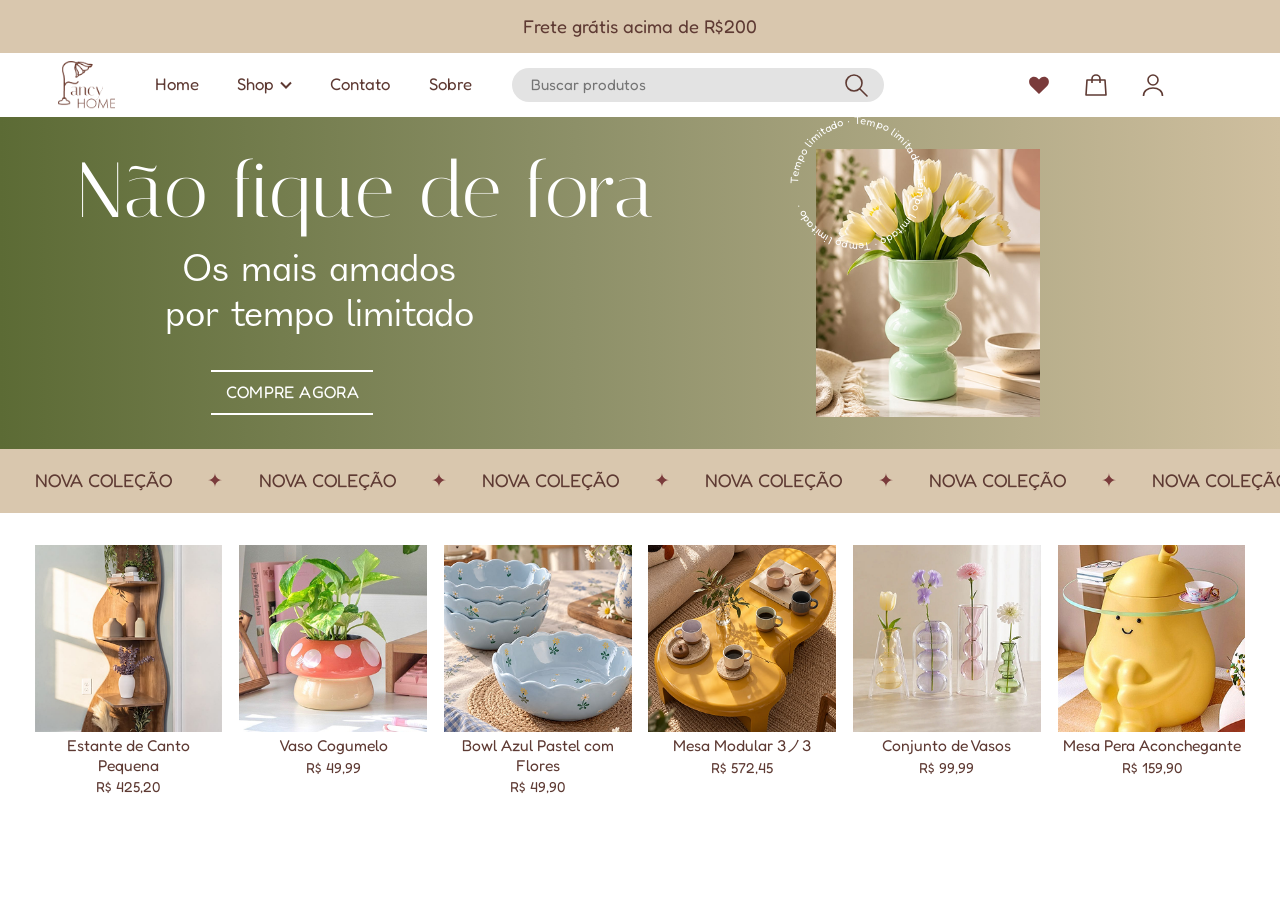
<file: index.html>
<!DOCTYPE html>
<html lang="pt-BR">

<head>
  <meta charset="UTF-8">
  <meta name="viewport" content="width=device-width, initial-scale=1">
  <title>Fancy Home</title>
  <link rel="preconnect" href="https://fonts.googleapis.com">
  <link rel="preconnect" href="https://fonts.gstatic.com" crossorigin>
  <link href="https://fonts.googleapis.com/css2?family=Jost:wght@300;400;500&display=swap" rel="stylesheet">
<link rel="stylesheet" href="./css/style.css">
<script src="./js/product.js" defer></script>
<script src="./js/home.js" defer></script>
  <link rel="icon" type="image/png" href="./src/imgs/logo.png">
</head>

<body>
  <p class="aviso">Frete grátis acima de R$200</p>

  <header class="topo">

    <div class="topo__barra">
      <input type="checkbox" id="menu-toggle" class="menu-toggle" aria-label="Abrir menu">
      <label for="menu-toggle" class="menu-botao" aria-hidden="true"><span></span></label>
      <a href="./index.html" class="logo" aria-label="Fancy Home">
        <img src="./src/imgs/logo.png" alt="Fancy Home" width="56" height="48">
      </a>
      <nav class="menu" aria-label="Principal">
        <a href="./index.html">Home</a>
        <details class="menu__dropdown">
          <summary>Shop
            <svg width="12" height="8" viewBox="0 0 12 8" aria-hidden="true">
              <path d="M1 1.5 6 6.5 11 1.5" fill="none" stroke="currentColor" stroke-width="2" />
            </svg>
          </summary>
          <div class="menu__categorias">
            <a href="./shop.html?category=decoration">Decoração</a>
            <span aria-disabled="true">Móveis</span>
            <span aria-disabled="true">Cozinha</span>
          </div>
        </details>
        <a href="./contato.html">Contato</a>
        <a href="./sobre.html">Sobre</a>
      </nav>
      <form class="busca" role="search" action="./shop.html" method="GET">
        <input type="search" name="q" placeholder="Buscar produtos" aria-label="Buscar produtos">
        <button type="submit" aria-label="Buscar">
          <svg width="26" height="26" viewBox="0 0 26 26" aria-hidden="true">
            <circle cx="11" cy="11" r="8" fill="none" stroke="currentColor" stroke-width="1.6" />
            <path d="m17 17 7 7" stroke="currentColor" stroke-width="1.6" stroke-linecap="round" />
          </svg>
        </button>
      </form>
      <div class="acoes">
        <a href="./wishlist.html" aria-label="Favoritos">
          <svg width="22" height="20" viewBox="0 0 24 22" aria-hidden="true">
            <path
              d="M12 21 3 12C-.5 8.5 1 2 6.500 2c2.300 0 4 1.300 5.500 3C13.500 3.300 15.200 2 17.500 2 23 2 24.500 8.500 21 12z"
              fill="currentColor" />
          </svg>
        </a>
        <a href="./sh-bag.html" aria-label="Sacola">
          <svg width="22" height="24" viewBox="0 0 22 24" aria-hidden="true">
            <path d="M2 7h18l1 15H1z" fill="none" stroke="currentColor" stroke-width="1.6" stroke-linejoin="round" />
            <path d="M7 10V6a4 4 0 0 1 8 0v4" fill="none" stroke="currentColor" stroke-width="1.6" />
          </svg>
        </a>
        <a href="./login.html" aria-label="Minha conta">
          <svg width="22" height="24" viewBox="0 0 22 24" aria-hidden="true">
            <circle cx="11" cy="7" r="5" fill="none" stroke="currentColor" stroke-width="1.6" />
            <path d="M1.500 23c0-5 4-8 9.500-8s9.500 3 9.500 8" fill="none" stroke="currentColor" stroke-width="1.6" />
          </svg>
        </a>
      </div>
    </div>

  </header>

  <main>
    <section class="hero">
      <div class="hero__texto">
        <h1>Não fique de fora</h1>
        <p>Os mais amados<br>por tempo limitado</p>
        <a href="./product-details.html?id=13" class="botao">Compre agora</a>
      </div>
      <div class="hero__imagem">
        <svg class="selo" viewBox="0 0 200 200" aria-hidden="true">
          <defs>
            <path id="circulo" d="M100,100 m-82,0 a82,82 0 1,1 164,0 a82,82 0 1,1 -164,0" />
          </defs>
          <text>
            <textPath href="#circulo" startOffset="0">Tempo limitado · Tempo limitado · Tempo limitado · Tempo limitado
              ·</textPath>
          </text>
        </svg>
        <img src="./src/imgs/vaso-verde.png" alt="Vaso verde com tulipas">
      </div>
    </section>


    <div class="faixa" aria-hidden="true">
      <div class="faixa__trilho">
        <span>Nova coleção</span><i>✦</i><span>Nova coleção</span><i>✦</i><span>Nova coleção</span><i>✦</i><span>Nova
          coleção</span><i>✦</i>
        <span>Nova coleção</span><i>✦</i><span>Nova coleção</span><i>✦</i><span>Nova coleção</span><i>✦</i><span>Nova
          coleção</span><i>✦</i>
        <span>Nova coleção</span><i>✦</i><span>Nova coleção</span><i>✦</i><span>Nova coleção</span><i>✦</i><span>Nova
          coleção</span><i>✦</i>
        <span>Nova coleção</span><i>✦</i><span>Nova coleção</span><i>✦</i><span>Nova coleção</span><i>✦</i><span>Nova
          coleção</span><i>✦</i>
      </div>
    </div>


    <section class="produtos" id="produtos" aria-label="Produtos em destaque">
      <ul class="grade" id="homeProductGrid">
        <li><a href="./product-details.html?id=1"><img src="./src/imgs/estante-pequena.png" alt="Estante de canto pequena"
              loading="lazy">
            <h2>Estante de canto pequena</h2>
            <p>R$ 425,20</p>
          </a>
        </li>

        <li>
          <a href="./product-details.html?id=2"><img src="./src/imgs/vaso-cogumelo.png" alt="Vaso cogumelo"
              loading="lazy">
            <h2>Vaso cogumelo</h2>
            <p>R$ 49,99</p>
          </a>
        </li>

        <li>
          <a href="./product-details.html?id=3"><img src="./src/imgs/bowl-azul-pastel-com-flores.png"
              alt="Bowl azul pastel com flores" loading="lazy">
            <h2>Bowl azul pastel com flores</h2>
            <p>R$ 49,90</p>
          </a>
        </li>

        <li>
          <a href="./product-details.html?id=4"><img src="./src/imgs/mesa-modular.png" alt="Mesa modular 3/3"
              loading="lazy">
            <h2>Mesa modular 3ノ3</h2>
            <p>R$ 572,45</p>
          </a>
        </li>

        <li>
          <a href="./product-details.html?id=5"><img src="./src/imgs/conjunto-de-vasos.png" alt="Conjunto de vasos"
              loading="lazy">
            <h2>Conjunto de vasos</h2>
            <p>R$ 99,99</p>
          </a></li>
        <li><a href="./product-details.html?id=6"><img src="./src/imgs/mesa-pera-aconchegante.png"
              alt="Mesa Pera Aconchegante" loading="lazy">
            <h2>Mesa "Pera Aconchegante"</h2>
            <p>R$ 159,90</p>
          </a>
        </li>

      </ul>
    </section>

  </main>
</body>

</html>
</file>
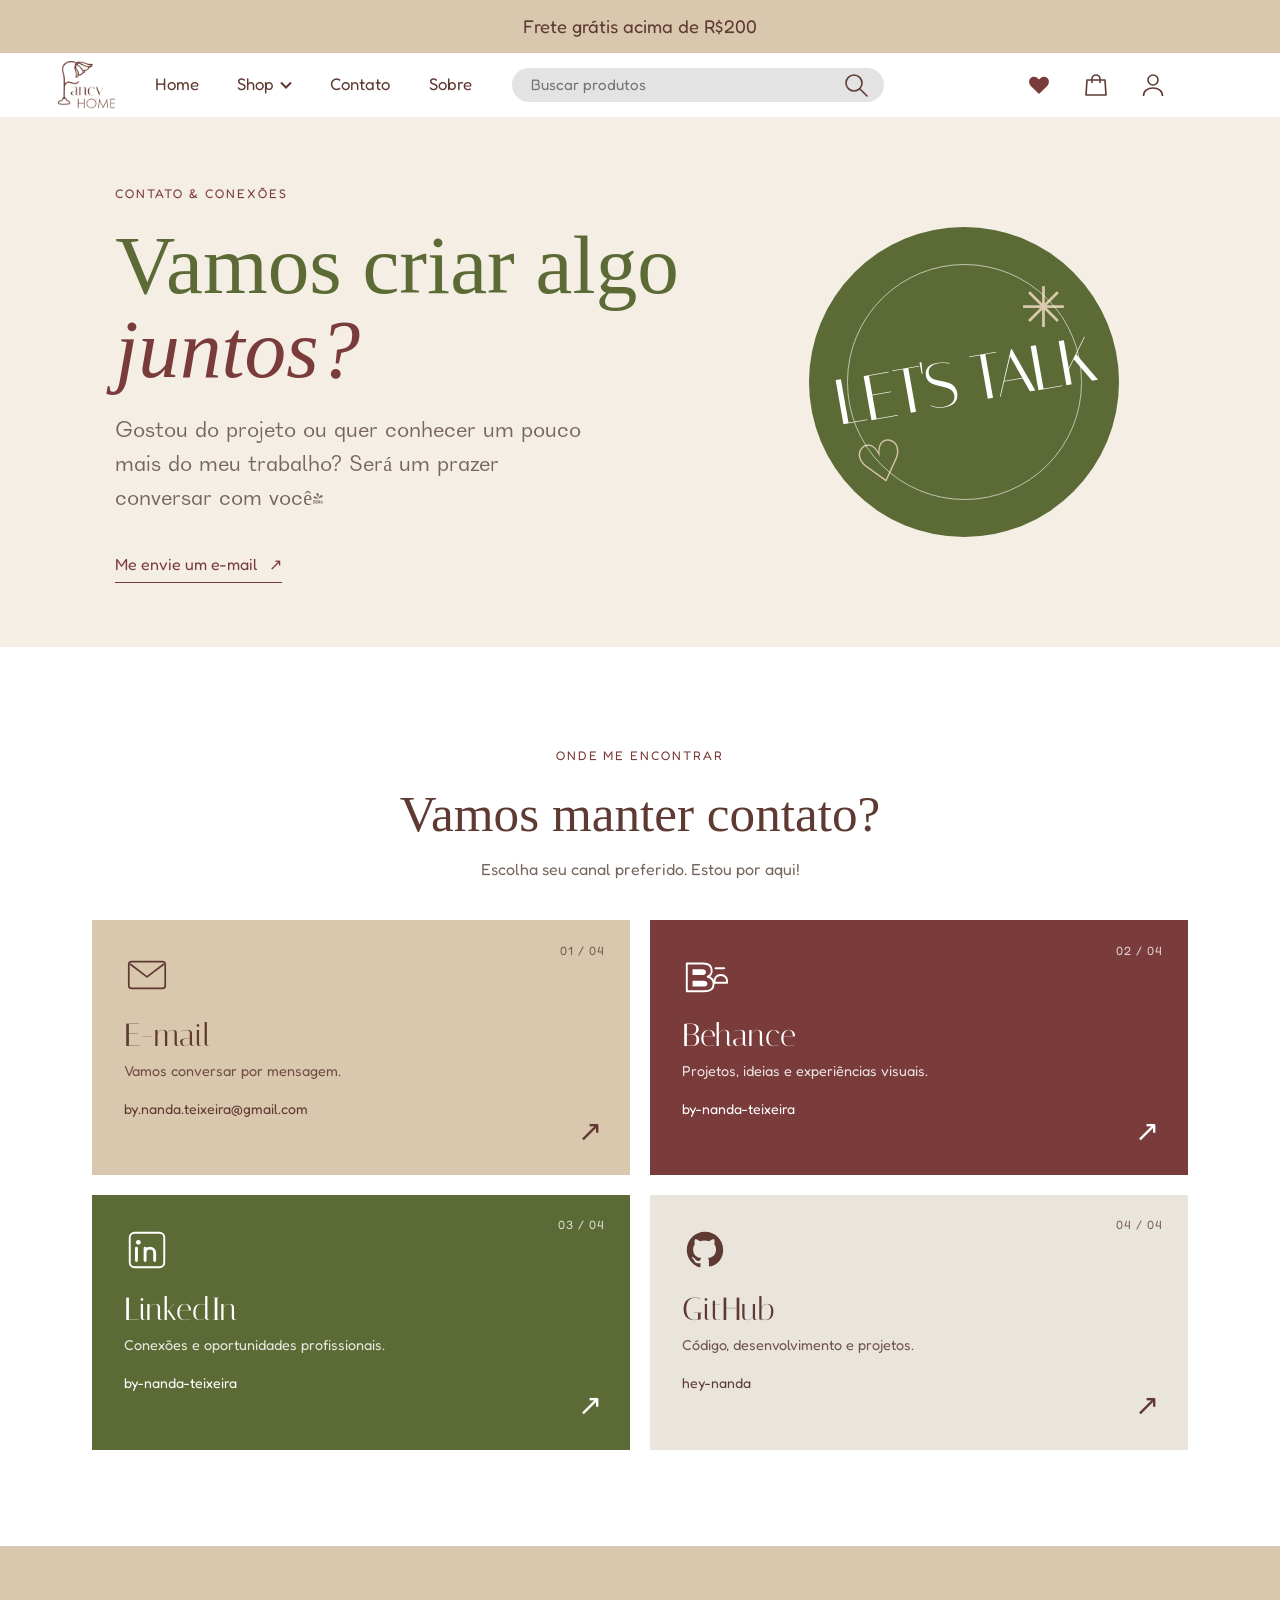
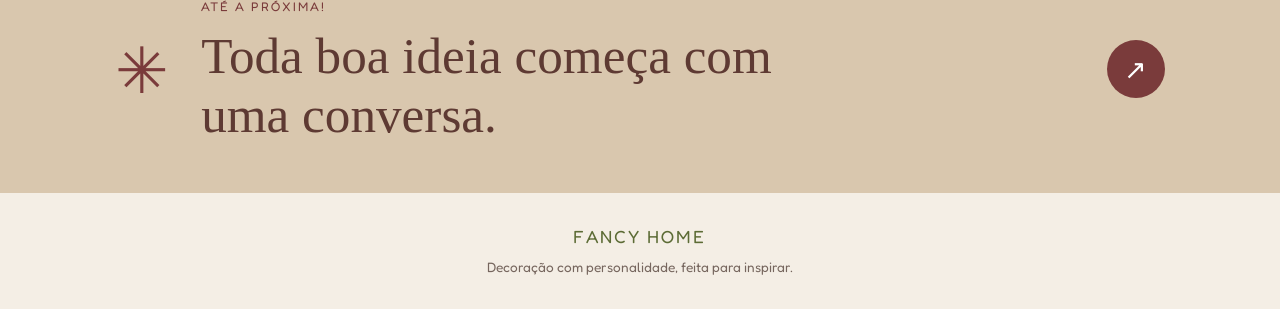
<file: contato.html>
<!DOCTYPE html>
<html lang="pt-BR">

<head>
    <meta charset="UTF-8">
    <meta name="viewport" content="width=device-width, initial-scale=1">
    <title>Contato | Fancy Home</title>

    <link rel="stylesheet" href="./css/style.css">
    <link rel="stylesheet" href="./css/contato.css">
  <link rel="icon" type="image/png" href="./src/imgs/logo.png">
</head>

<body>

    <p class="aviso">Frete grátis acima de R$200</p>

  <header class="topo">

    <div class="topo__barra">
      <input type="checkbox" id="menu-toggle" class="menu-toggle" aria-label="Abrir menu">
      <label for="menu-toggle" class="menu-botao" aria-hidden="true"><span></span></label>
      <a href="./index.html" class="logo" aria-label="Fancy Home">
        <img src="./src/imgs/logo.png" alt="Fancy Home" width="56" height="48">
      </a>
      <nav class="menu" aria-label="Principal">
        <a href="./index.html">Home</a>
        <details class="menu__dropdown">
          <summary>Shop
            <svg width="12" height="8" viewBox="0 0 12 8" aria-hidden="true">
              <path d="M1 1.5 6 6.5 11 1.5" fill="none" stroke="currentColor" stroke-width="2" />
            </svg>
          </summary>
          <div class="menu__categorias">
            <a href="./shop.html?category=decoration">Decoração</a>
            <span aria-disabled="true">Móveis</span>
            <span aria-disabled="true">Cozinha</span>
          </div>
        </details>
        <a href="./contato.html">Contato</a>
        <a href="./sobre.html">Sobre</a>
      </nav>
      <form class="busca" role="search" action="./shop.html" method="GET">
        <input type="search" name="q" placeholder="Buscar produtos" aria-label="Buscar produtos">
        <button type="submit" aria-label="Buscar">
          <svg width="26" height="26" viewBox="0 0 26 26" aria-hidden="true">
            <circle cx="11" cy="11" r="8" fill="none" stroke="currentColor" stroke-width="1.6" />
            <path d="m17 17 7 7" stroke="currentColor" stroke-width="1.6" stroke-linecap="round" />
          </svg>
        </button>
      </form>
      <div class="acoes">
        <a href="./wishlist.html" aria-label="Favoritos">
          <svg width="22" height="20" viewBox="0 0 24 22" aria-hidden="true">
            <path
              d="M12 21 3 12C-.5 8.5 1 2 6.500 2c2.300 0 4 1.300 5.500 3C13.500 3.300 15.200 2 17.500 2 23 2 24.500 8.500 21 12z"
              fill="currentColor" />
          </svg>
        </a>
        <a href="./sh-bag.html" aria-label="Sacola">
          <svg width="22" height="24" viewBox="0 0 22 24" aria-hidden="true">
            <path d="M2 7h18l1 15H1z" fill="none" stroke="currentColor" stroke-width="1.6" stroke-linejoin="round" />
            <path d="M7 10V6a4 4 0 0 1 8 0v4" fill="none" stroke="currentColor" stroke-width="1.6" />
          </svg>
        </a>
        <a href="./login.html" aria-label="Minha conta">
          <svg width="22" height="24" viewBox="0 0 22 24" aria-hidden="true">
            <circle cx="11" cy="7" r="5" fill="none" stroke="currentColor" stroke-width="1.6" />
            <path d="M1.500 23c0-5 4-8 9.500-8s9.500 3 9.500 8" fill="none" stroke="currentColor" stroke-width="1.6" />
          </svg>
        </a>
      </div>
    </div>

  </header>

    <main class="contato">

        <section class="contato-hero">

            <div class="contato-hero__texto">
                <span class="contato-etiqueta">CONTATO & CONEXÕES</span>

                <h1 style="font-family: Playfair Display;">
                    Vamos criar algo <em>juntos?</em>
                </h1>

                <p>
                    Gostou do projeto ou quer conhecer um pouco mais do meu trabalho?
                    Será um prazer conversar com você!
                </p>

                <a href="mailto:by.nanda.teixeira@gmail.com" class="contato-hero__link">
                    Me envie um e-mail <span>↗</span>
                </a>
            </div>

            <div class="contato-hero__arte" aria-hidden="true">
                <span class="contato-arte__estrela">✳</span>
                <span class="contato-arte__texto">LET'S TALK</span>
                <span class="contato-arte__coracao">♡</span>
                <span class="contato-arte__circulo"></span>
            </div>

        </section>

        <section class="contato-canais">

            <div class="contato-canais__titulo">
                <span class="contato-etiqueta">ONDE ME ENCONTRAR</span>
                <h2 style="font-family: Playfair Display;">Vamos manter contato?</h2>
                <p>
                    Escolha seu canal preferido. Estou por aqui!
                </p>
            </div>

            <div class="contato-grade">

                <a href="mailto:by.nanda.teixeira@gmail.com" class="contato-card contato-card--email">

                    <span class="contato-card__numero">01 / 04</span>

                    <span class="contato-card__icone" aria-hidden="true">
                        <svg viewBox="0 0 48 48" fill="none">
                            <rect x="5" y="10" width="38" height="28" rx="3" stroke="currentColor" stroke-width="1.8" />
                            <path d="m7 13 17 13 17-13" stroke="currentColor" stroke-width="1.8" stroke-linecap="round"
                                stroke-linejoin="round" />
                        </svg>
                    </span>

                    <span class="contato-card__nome">E-mail</span>
                    <span class="contato-card__descricao">
                        Vamos conversar por mensagem.
                    </span>
                    <span class="contato-card__endereco">
                        by.nanda.teixeira@gmail.com
                    </span>

                    <span class="contato-card__seta">↗</span>
                </a>


                <a href="https://www.behance.net/by-nanda-teixeira" target="_blank" rel="noopener noreferrer"
                    class="contato-card contato-card--behance">

                    <span class="contato-card__numero">02 / 04</span>

                    <span class="contato-card__icone" aria-hidden="true">
                        <svg viewBox="0 0 48 48" fill="none">
                            <path
                                d="M5 12h17c6 0 9 3 9 7.5 0 3-1.6 5.2-4.3 6.3C30.4 26.7 33 29.4 33 33c0 5-3.7 8-10 8H5V12Z"
                                stroke="currentColor" stroke-width="2" stroke-linejoin="round" />
                            <path
                                d="M11 18h10c2.5 0 4 1 4 3s-1.5 3-4 3H11v-6Zm0 12h11c3 0 4.5 1 4.5 3s-1.5 3-4.5 3H11v-6Z"
                                fill="currentColor" />
                            <path d="M35 17h9" stroke="currentColor" stroke-width="2" stroke-linecap="round" />
                            <path d="M34 32h13c.5-5-2-8-6.5-8-4.5 0-7 3-6.5 8Z" stroke="currentColor" stroke-width="2"
                                stroke-linejoin="round" />
                        </svg>
                    </span>

                    <span class="contato-card__nome">Behance</span>
                    <span class="contato-card__descricao">
                        Projetos, ideias e experiências visuais.
                    </span>
                    <span class="contato-card__endereco">
                        by-nanda-teixeira
                    </span>

                    <span class="contato-card__seta">↗</span>
                </a>


                <a href="https://www.linkedin.com/in/by-nanda-teixeira/" target="_blank" rel="noopener noreferrer"
                    class="contato-card contato-card--linkedin">

                    <span class="contato-card__numero">03 / 04</span>

                    <span class="contato-card__icone" aria-hidden="true">
                        <svg viewBox="0 0 48 48" fill="none">
                            <rect x="6" y="6" width="36" height="36" rx="5" stroke="currentColor" stroke-width="2" />
                            <circle cx="15" cy="16" r="2.5" fill="currentColor" />
                            <path d="M13 22v13M22 35V22m0 5c0-3 2-5 5-5s5 2 5 5v8" stroke="currentColor"
                                stroke-width="3" stroke-linecap="round" />
                        </svg>
                    </span>

                    <span class="contato-card__nome">LinkedIn</span>
                    <span class="contato-card__descricao">
                        Conexões e oportunidades profissionais.
                    </span>
                    <span class="contato-card__endereco">
                        by-nanda-teixeira
                    </span>

                    <span class="contato-card__seta">↗</span>
                </a>


                <a href="https://github.com/hey-nanda" target="_blank" rel="noopener noreferrer"
                    class="contato-card contato-card--github">

                    <span class="contato-card__numero">04 / 04</span>

                    <span class="contato-card__icone" aria-hidden="true">
                        <svg viewBox="0 0 48 48" fill="none">
                            <path
                                d="M24 5C13.5 5 5 13.5 5 24c0 8.4 5.5 15.5 13.1 18 .9.2 1.2-.4 1.2-.9v-3.4c-5.3 1.2-6.4-2.2-6.4-2.2-.8-2.1-2.1-2.7-2.1-2.7-1.7-1.2.1-1.2.1-1.2 1.8.1 2.8 1.8 2.8 1.8 1.6 2.8 4.2 2 5.3 1.5.2-1.2.6-2 1.2-2.5-4.2-.5-8.6-2.1-8.6-9.4 0-2.1.7-3.8 1.8-5.1-.2-.5-.8-2.4.2-5 0 0 1.5-.5 5.2 1.9a18 18 0 0 1 9.5 0c3.6-2.4 5.2-1.9 5.2-1.9 1 2.6.4 4.5.2 5 1.1 1.3 1.8 3 1.8 5.1 0 7.3-4.4 8.9-8.6 9.4.7.6 1.2 1.6 1.2 3.2v4.8c0 .5.3 1.1 1.2.9C37.5 39.5 43 32.4 43 24 43 13.5 34.5 5 24 5Z"
                                fill="currentColor" />
                        </svg>
                    </span>

                    <span class="contato-card__nome">GitHub</span>
                    <span class="contato-card__descricao">
                        Código, desenvolvimento e projetos.
                    </span>
                    <span class="contato-card__endereco">
                        hey-nanda
                    </span>

                    <span class="contato-card__seta">↗</span>
                </a>

            </div>

        </section>


        <section class="contato-final">
            <span class="contato-final__estrela">✳</span>

            <div>
                <span class="contato-etiqueta">ATÉ A PRÓXIMA!</span>
                <h2 style="font-family: Playfair Display;">Toda boa ideia começa com uma conversa.</h2>
            </div>

            <a href="mailto:by.nanda.teixeira@gmail.com" aria-label="Enviar e-mail">↗</a>
        </section>

    </main>

    <footer class="contato-rodape">
        <a href="./index.html">FANCY HOME</a>
        <p>Decoração com personalidade, feita para inspirar.</p>
    </footer>

</body>

</html>
</file>
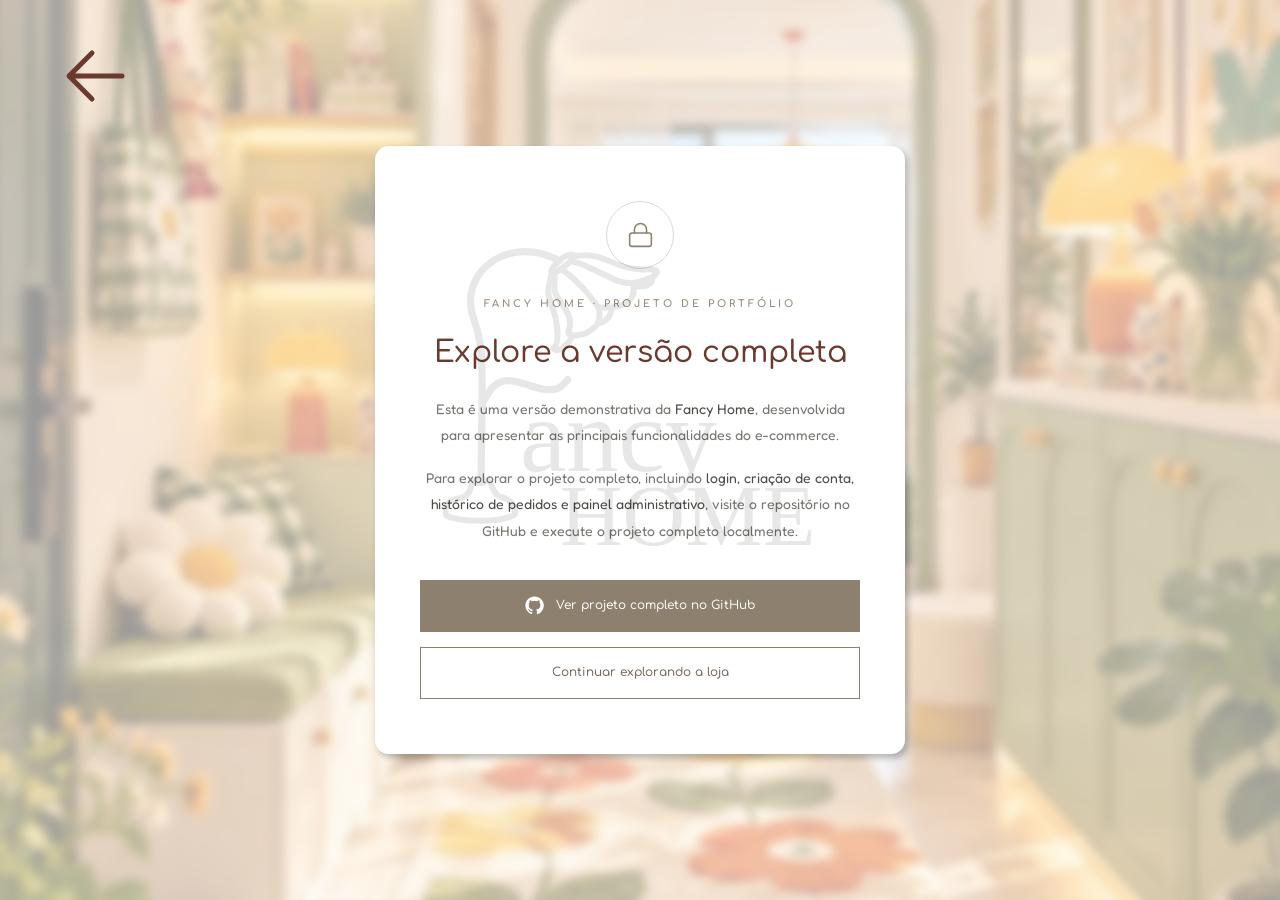
<file: login.html>
<!DOCTYPE html>
<html lang="pt-BR">

<head>
    <meta charset="UTF-8">
    <meta name="viewport" content="width=device-width, initial-scale=1">

    <title>Minha conta | Fancy Home</title>

    <link rel="preconnect" href="https://fonts.googleapis.com">
    <link rel="preconnect" href="https://fonts.gstatic.com" crossorigin>

    <link
        href="https://fonts.googleapis.com/css2?family=Comfortaa:wght@400;500;700&display=swap"
        rel="stylesheet"
    >

    <link rel="stylesheet" href="./css/style.css">
    <link rel="stylesheet" href="./css/login.css">

    <style>
        .pagina {
            min-height: 100vh;
            min-height: 100dvh;
            display: flex;
            align-items: center;
            justify-content: center;
            padding: 90px 24px;
        }

        .cartao--demo {
            width: 100%;
            max-width: 530px;
            padding: 55px 45px;
            text-align: center;
            position: relative;
            z-index: 2;
        }

        .demo__icone {
            width: 68px;
            height: 68px;
            margin: 0 auto 28px;
            display: flex;
            align-items: center;
            justify-content: center;
            border: 1px solid #ded8cd;
            border-radius: 50%;
            color: #8d806f;
        }

        .demo__etiqueta {
            display: block;
            margin-bottom: 18px;
            font-family: "Comfortaa", sans-serif;
            font-size: 10px;
            font-weight: 700;
            letter-spacing: 3px;
            text-transform: uppercase;
            color: #9a8c79;
        }

        .demo__titulo {
            font-family: "Comfortaa", sans-serif;
            font-size: clamp(23px, 4vw, 30px);
            font-weight: 500;
            line-height: 1.4;
            margin-bottom: 22px;
        }

        .demo__texto {
            font-size: 14px;
            line-height: 1.9;
            color: #77736e;
            margin-bottom: 16px;
        }

        .demo__texto strong {
            color: #4d4944;
            font-weight: 500;
        }

        .demo__acoes {
            display: flex;
            flex-direction: column;
            gap: 15px;
            margin-top: 35px;
        }

        .demo__botao {
            display: flex;
            align-items: center;
            justify-content: center;
            gap: 12px;
            min-height: 52px;
            padding: 14px 20px;
            border: 1px solid #8d806f;
            background: #8d806f;
            color: #fff;
            text-decoration: none;
            font-family: "Comfortaa", sans-serif;
            font-size: 12px;
            font-weight: 500;
            transition:
                background .25s ease,
                color .25s ease,
                transform .25s ease;
        }

        .demo__botao:hover {
            background: #706454;
            transform: translateY(-2px);
        }

        .demo__botao--secundario {
            background: transparent;
            color: #706454;
        }

        .demo__botao--secundario:hover {
            background: #f3efe9;
            color: #706454;
        }

        .demo__rodape {
            margin-top: 30px;
            font-size: 11px;
            color: #aaa39a;
            line-height: 1.7;
        }

        @media (max-width: 600px) {
            .pagina {
                padding: 90px 18px 40px;
            }

            .cartao--demo {
                padding: 42px 25px;
            }

            .demo__texto {
                font-size: 13px;
            }
        }
    </style>

  <link rel="icon" type="image/png" href="./src/imgs/logo.png">
</head>

<body>

    <div class="fundo" aria-hidden="true"></div>

    <a
        href="./index.html"
        class="voltar"
        aria-label="Voltar para a página inicial"
    >
        <svg
            width="62"
            height="56"
            viewBox="0 0 62 56"
            aria-hidden="true"
        >
            <path
                d="M58 28H6M28 5 5 28l23 23"
                fill="none"
                stroke="currentColor"
                stroke-width="5"
                stroke-linecap="round"
                stroke-linejoin="round"
            />
        </svg>
    </a>

    <main class="pagina">

        <div class="cartao cartao--demo">

            <div class="demo__icone" aria-hidden="true">
                <svg
                    width="29"
                    height="29"
                    viewBox="0 0 24 24"
                    fill="none"
                    stroke="currentColor"
                    stroke-width="1.3"
                    stroke-linecap="round"
                    stroke-linejoin="round"
                >
                    <rect
                        x="3"
                        y="10"
                        width="18"
                        height="11"
                        rx="2"
                    />
                    <path
                        d="M7 10V7a5 5 0 0 1 10 0v3"
                    />
                </svg>
            </div>

            <span class="demo__etiqueta">
             Fancy Home · Projeto de Portfólio
            </span>

            <h1 class="demo__titulo">
                Explore a versão completa
            </h1>

            <p class="demo__texto">
                Esta é uma versão demonstrativa da <strong>Fancy Home</strong>, desenvolvida para apresentar as principais funcionalidades do e-commerce.
            </p>

            <p class="demo__texto">
               Para explorar o projeto completo, incluindo
                <strong>login, criação de conta, histórico
                de pedidos e painel administrativo</strong>,
                visite o repositório no GitHub e execute
                o projeto completo localmente.
            </p>

            <div class="demo__acoes">

                <a
                    href="https://github.com/hey-nanda/fancy-home"
                    class="demo__botao"
                    target="_blank"
                    rel="noopener noreferrer"
                >
                    <svg
                        width="19"
                        height="19"
                        viewBox="0 0 24 24"
                        fill="currentColor"
                        aria-hidden="true"
                    >
                        <path d="M12 .5a11.5 11.5 0 0 0-3.64 22.41c.57.1.78-.25.78-.55v-2.15c-3.17.69-3.84-1.34-3.84-1.34-.52-1.32-1.27-1.67-1.27-1.67-1.04-.71.08-.7.08-.7 1.15.08 1.76 1.18 1.76 1.18 1.02 1.75 2.68 1.25 3.33.96.1-.74.4-1.25.73-1.54-2.53-.29-5.19-1.27-5.19-5.68 0-1.25.45-2.27 1.18-3.07-.12-.29-.51-1.45.11-3.03 0 0 .96-.31 3.16 1.17a10.9 10.9 0 0 1 5.75 0c2.2-1.48 3.16-1.17 3.16-1.17.62 1.58.23 2.74.11 3.03.74.8 1.18 1.82 1.18 3.07 0 4.42-2.67 5.38-5.21 5.67.41.36.78 1.06.78 2.14v3.17c0 .31.21.66.79.55A11.5 11.5 0 0 0 12 .5Z"/>
                    </svg>

                    Ver projeto completo no GitHub
                </a>

                <a
                    href="./index.html"
                    class="demo__botao demo__botao--secundario"
                >
                    Continuar explorando a loja
                </a>

            </div>

        </div>

    </main>

</body>

</html>
</file>
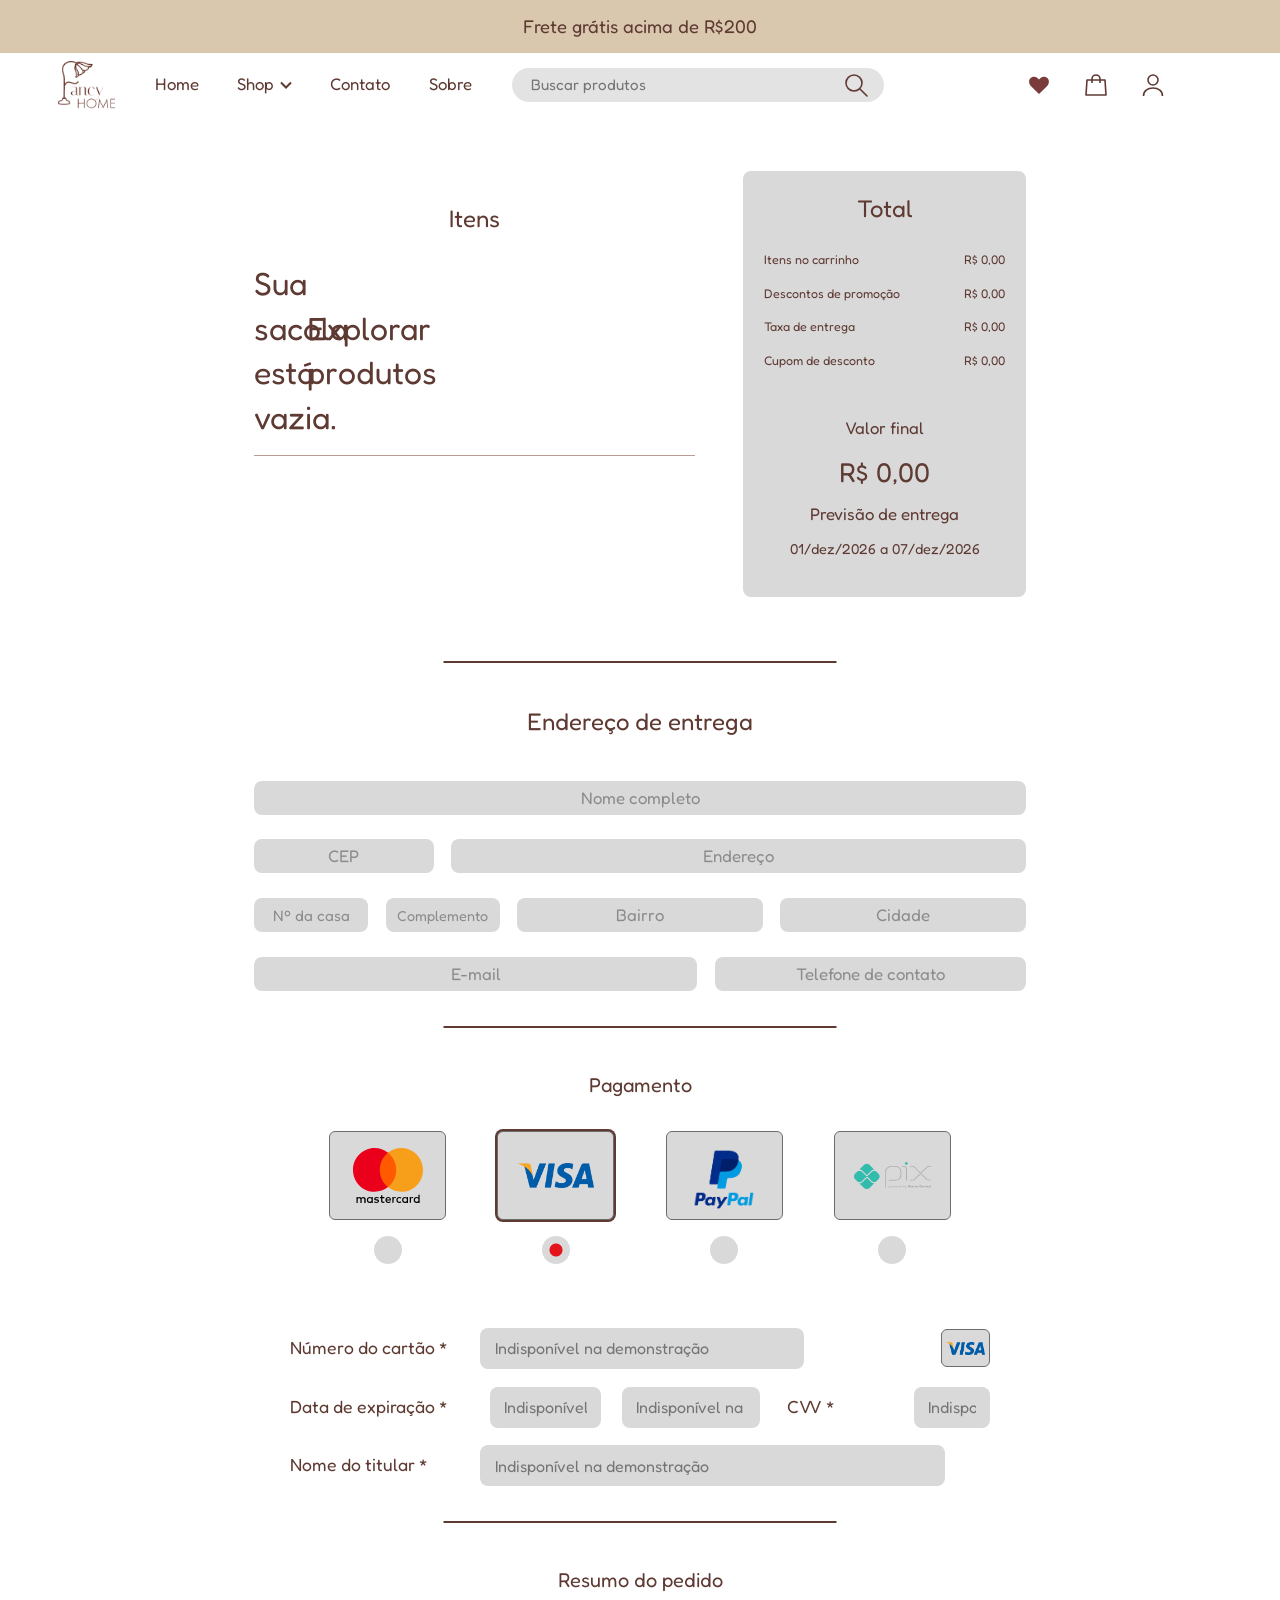
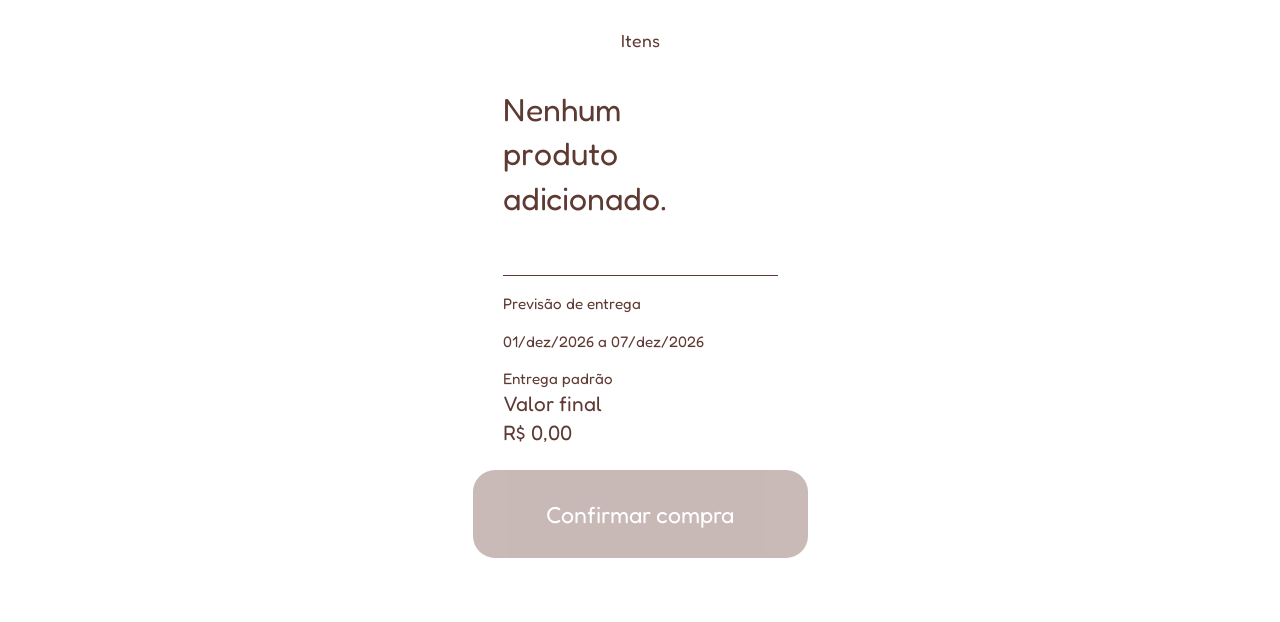
<file: sh-bag.html>
<!DOCTYPE html>
<html lang="pt-BR">

<head>
    <meta charset="UTF-8">
    <meta name="viewport" content="width=device-width, initial-scale=1">
    <title>Sacola | Fancy Home</title>
    <link rel="preconnect" href="https://fonts.googleapis.com">
    <link rel="preconnect" href="https://fonts.gstatic.com" crossorigin>
    <link href="https://fonts.googleapis.com/css2?family=Jost:wght@300;400;500&display=swap" rel="stylesheet">
<link rel="stylesheet" href="./css/style.css">
<link rel="stylesheet" href="./css/sh-bag.css">

<script src="./js/product.js" defer></script>
<script src="./js/sh-bag.js" defer></script>
  <link rel="icon" type="image/png" href="./src/imgs/logo.png">
</head>

<body>

    <p class="aviso">Frete grátis acima de R$200</p>

  <header class="topo">

    <div class="topo__barra">
      <input type="checkbox" id="menu-toggle" class="menu-toggle" aria-label="Abrir menu">
      <label for="menu-toggle" class="menu-botao" aria-hidden="true"><span></span></label>
      <a href="./index.html" class="logo" aria-label="Fancy Home">
        <img src="./src/imgs/logo.png" alt="Fancy Home" width="56" height="48">
      </a>
      <nav class="menu" aria-label="Principal">
        <a href="./index.html">Home</a>
        <details class="menu__dropdown">
          <summary>Shop
            <svg width="12" height="8" viewBox="0 0 12 8" aria-hidden="true">
              <path d="M1 1.5 6 6.5 11 1.5" fill="none" stroke="currentColor" stroke-width="2" />
            </svg>
          </summary>
          <div class="menu__categorias">
            <a href="./shop.html?category=decoration">Decoração</a>
            <span aria-disabled="true">Móveis</span>
            <span aria-disabled="true">Cozinha</span>
          </div>
        </details>
        <a href="./contato.html">Contato</a>
        <a href="./sobre.html">Sobre</a>
      </nav>
      <form class="busca" role="search" action="./shop.html" method="GET">
        <input type="search" name="q" placeholder="Buscar produtos" aria-label="Buscar produtos">
        <button type="submit" aria-label="Buscar">
          <svg width="26" height="26" viewBox="0 0 26 26" aria-hidden="true">
            <circle cx="11" cy="11" r="8" fill="none" stroke="currentColor" stroke-width="1.6" />
            <path d="m17 17 7 7" stroke="currentColor" stroke-width="1.6" stroke-linecap="round" />
          </svg>
        </button>
      </form>
      <div class="acoes">
        <a href="./wishlist.html" aria-label="Favoritos">
          <svg width="22" height="20" viewBox="0 0 24 22" aria-hidden="true">
            <path
              d="M12 21 3 12C-.5 8.5 1 2 6.500 2c2.300 0 4 1.300 5.500 3C13.500 3.300 15.200 2 17.500 2 23 2 24.500 8.500 21 12z"
              fill="currentColor" />
          </svg>
        </a>
        <a href="./sh-bag.html" aria-label="Sacola">
          <svg width="22" height="24" viewBox="0 0 22 24" aria-hidden="true">
            <path d="M2 7h18l1 15H1z" fill="none" stroke="currentColor" stroke-width="1.6" stroke-linejoin="round" />
            <path d="M7 10V6a4 4 0 0 1 8 0v4" fill="none" stroke="currentColor" stroke-width="1.6" />
          </svg>
        </a>
        <a href="./login.html" aria-label="Minha conta">
          <svg width="22" height="24" viewBox="0 0 22 24" aria-hidden="true">
            <circle cx="11" cy="7" r="5" fill="none" stroke="currentColor" stroke-width="1.6" />
            <path d="M1.500 23c0-5 4-8 9.500-8s9.500 3 9.500 8" fill="none" stroke="currentColor" stroke-width="1.6" />
          </svg>
        </a>
      </div>
    </div>

  </header>

    <main class="sacola">

        <div class="carrinho">
            <section class="itens" aria-labelledby="itens-titulo">
                <h2 id="itens-titulo">Itens</h2>
                <ul class="itens__lista">

                </ul>
            </section>

            <section class="total" aria-labelledby="total-titulo">
                <h2 id="total-titulo">Total</h2>
                <dl class="total__linhas">
                    <div>
                        <dt>Itens no carrinho</dt>
                        <dd id="subtotal">R$ 0,00</dd>
                    </div>

                    <div>
                        <dt>Descontos de promoção</dt>
                        <dd>R$ 0,00</dd>
                    </div>

                    <div>
                        <dt>Taxa de entrega</dt>
                        <dd id="frete">R$ 0,00</dd>
                    </div>

                    <div>
                        <dt>Cupom de desconto</dt>
                        <dd>R$ 0,00</dd>
                    </div>
                </dl>
                <div id="valor_final">
                    <p class="total__rotulo">Valor final</p>
                    <p class="total__valor" id="total-final">R$ 0,00</p>
                    <p class="total__rotulo total__rotulo--entrega">Previsão de entrega</p>
                    <p class="total__datas">01/dez/2026 a 07/dez/2026</p>
                </div>

            </section>
        </div>

        <form class="checkout" id="checkout" action="#" method="post">


            <section class="bloco" aria-labelledby="endereco-titulo">
                <h2 id="endereco-titulo" class="bloco__titulo bloco__titulo--grande">Endereço de entrega</h2>

                <div class="endereco">
                    <label class="campo c-nome"><span class="sr-only">Nome completo</span>
                        <input type="text" name="nome" placeholder="Nome completo" autocomplete="name" required></label>

                    <label class="campo c-cep"><span class="sr-only">CEP</span>
                        <input type="text" name="cep" placeholder="CEP" inputmode="numeric" autocomplete="postal-code"
                            required></label>
                    <label class="campo c-endereco"><span class="sr-only">Endereço</span>
                        <input type="text" name="endereco" placeholder="Endereço" autocomplete="street-address"
                            required></label>

                    <label class="campo c-numero"><span class="sr-only">Número da casa</span>
                        <input type="text" name="numero" placeholder="Nº da casa" inputmode="numeric" required></label>
                    <label class="campo c-compl"><span class="sr-only">Complemento</span>
                        <input type="text" name="complemento" placeholder="Complemento"></label>
                    <label class="campo c-bairro"><span class="sr-only">Bairro</span>
                        <input type="text" name="bairro" placeholder="Bairro" required></label>
                    <label class="campo c-cidade"><span class="sr-only">Cidade</span>
                        <input type="text" name="cidade" placeholder="Cidade" autocomplete="address-level2"
                            required></label>

                    <label class="campo c-email"><span class="sr-only">E-mail</span>
                        <input type="email" name="email" placeholder="E-mail" autocomplete="email" required></label>
                    <label class="campo c-tel"><span class="sr-only">Telefone de contato</span>
                        <input type="tel" name="telefone" placeholder="Telefone de contato" autocomplete="tel"
                            required></label>
                </div>
            </section>


            <section class="bloco pagamento" aria-labelledby="pagamento-titulo">
                <h2 id="pagamento-titulo" class="bloco__titulo">Pagamento</h2>

                <fieldset class="metodos">
                    <legend class="sr-only">Forma de pagamento</legend>
                    <div class="metodo">
                        <input type="radio" name="pagamento" id="pg-mastercard" value="mastercard">
                        <label for="pg-mastercard"><img src="./src/imgs/Mastercard-logo.svg" alt="Mastercard"></label>
                    </div>
                    <div class="metodo">
                        <input type="radio" name="pagamento" id="pg-visa" value="visa" checked>
                        <label for="pg-visa"><img src="./src/imgs/visa-17.png" alt="Visa"></label>
                    </div>
                    <div class="metodo">
                        <input type="radio" name="pagamento" id="pg-paypal" value="paypal">
                        <label for="pg-paypal"><img src="./src/imgs/Paypal_2014_logo.png" alt="PayPal"></label>
                    </div>
                    <div class="metodo">
                        <input type="radio" name="pagamento" id="pg-pix" value="pix">
                        <label for="pg-pix"><img src="./src/imgs/pix-106.png" alt="Pix"></label>
                    </div>
                </fieldset>

                <div class="cartao">
                    <div class="cartao__linha">
                        <label for="numero-cartao">Número do cartão <b aria-hidden="true">*</b></label>
                        <input type="text" id="numero-cartao" name="numero-cartao" inputmode="numeric"
                            autocomplete="cc-number" maxlength="19" required>
                        <span class="bandeira" aria-hidden="true">
                            <img class="bandeira__mastercard" src="./src/imgs/Mastercard-logo.svg" alt="">
                            <img class="bandeira__visa" src="./src/imgs/visa-17.png" alt="">
                        </span>
                    </div>

                    <div class="cartao__linha cartao__linha--validade">
                        <label for="validade-mes">Data de expiração <b aria-hidden="true">*</b></label>
                        <input type="text" id="validade-mes" name="validade-mes" class="curto" placeholder="MM"
                            inputmode="numeric" autocomplete="cc-exp-month" maxlength="2" required>
                        <label for="validade-ano" class="sr-only">Ano de expiração</label>
                        <input type="text" id="validade-ano" name="validade-ano" class="medio" placeholder="AAAA"
                            inputmode="numeric" autocomplete="cc-exp-year" maxlength="4" required>
                        <label for="cvv" class="cvv-rotulo">CVV <b aria-hidden="true">*</b></label>
                        <input type="text" id="cvv" name="cvv" class="curto" inputmode="numeric" autocomplete="cc-csc"
                            maxlength="4" required>
                    </div>

                    <div class="cartao__linha">
                        <label for="titular">Nome do titular <b aria-hidden="true">*</b></label>
                        <input type="text" id="titular" name="titular" autocomplete="cc-name" required>
                    </div>
                </div>

                <p class="aviso-metodo aviso-metodo--paypal">Você será redirecionado ao PayPal para concluir o
                    pagamento.</p>
                <p class="aviso-metodo aviso-metodo--pix">O código Pix será exibido após a confirmação da compra.</p>
            </section>


            <section class="bloco resumo" aria-labelledby="resumo-titulo">
                <h2 id="resumo-titulo" class="bloco__titulo">Resumo do pedido</h2>

                <div class="resumo__caixa">
                    <h3>Itens</h3>
                    <ul class="resumo__lista">

                    </ul>

                    <div class="resumo__entrega">
                        <p>Previsão de entrega</p>
                        <p>01/dez/2026 a 07/dez/2026</p>
                        <p>Entrega padrão</p>
                    </div>
                    <p class="resumo__rotulo">Valor final</p>
                    <p class="resumo__valor" id="resumo-total">R$ 0,00</p>
                </div>

                <button type="submit" class="confirmar">Confirmar compra</button>
            </section>

        </form>
    </main>

</body>

</html>
</file>
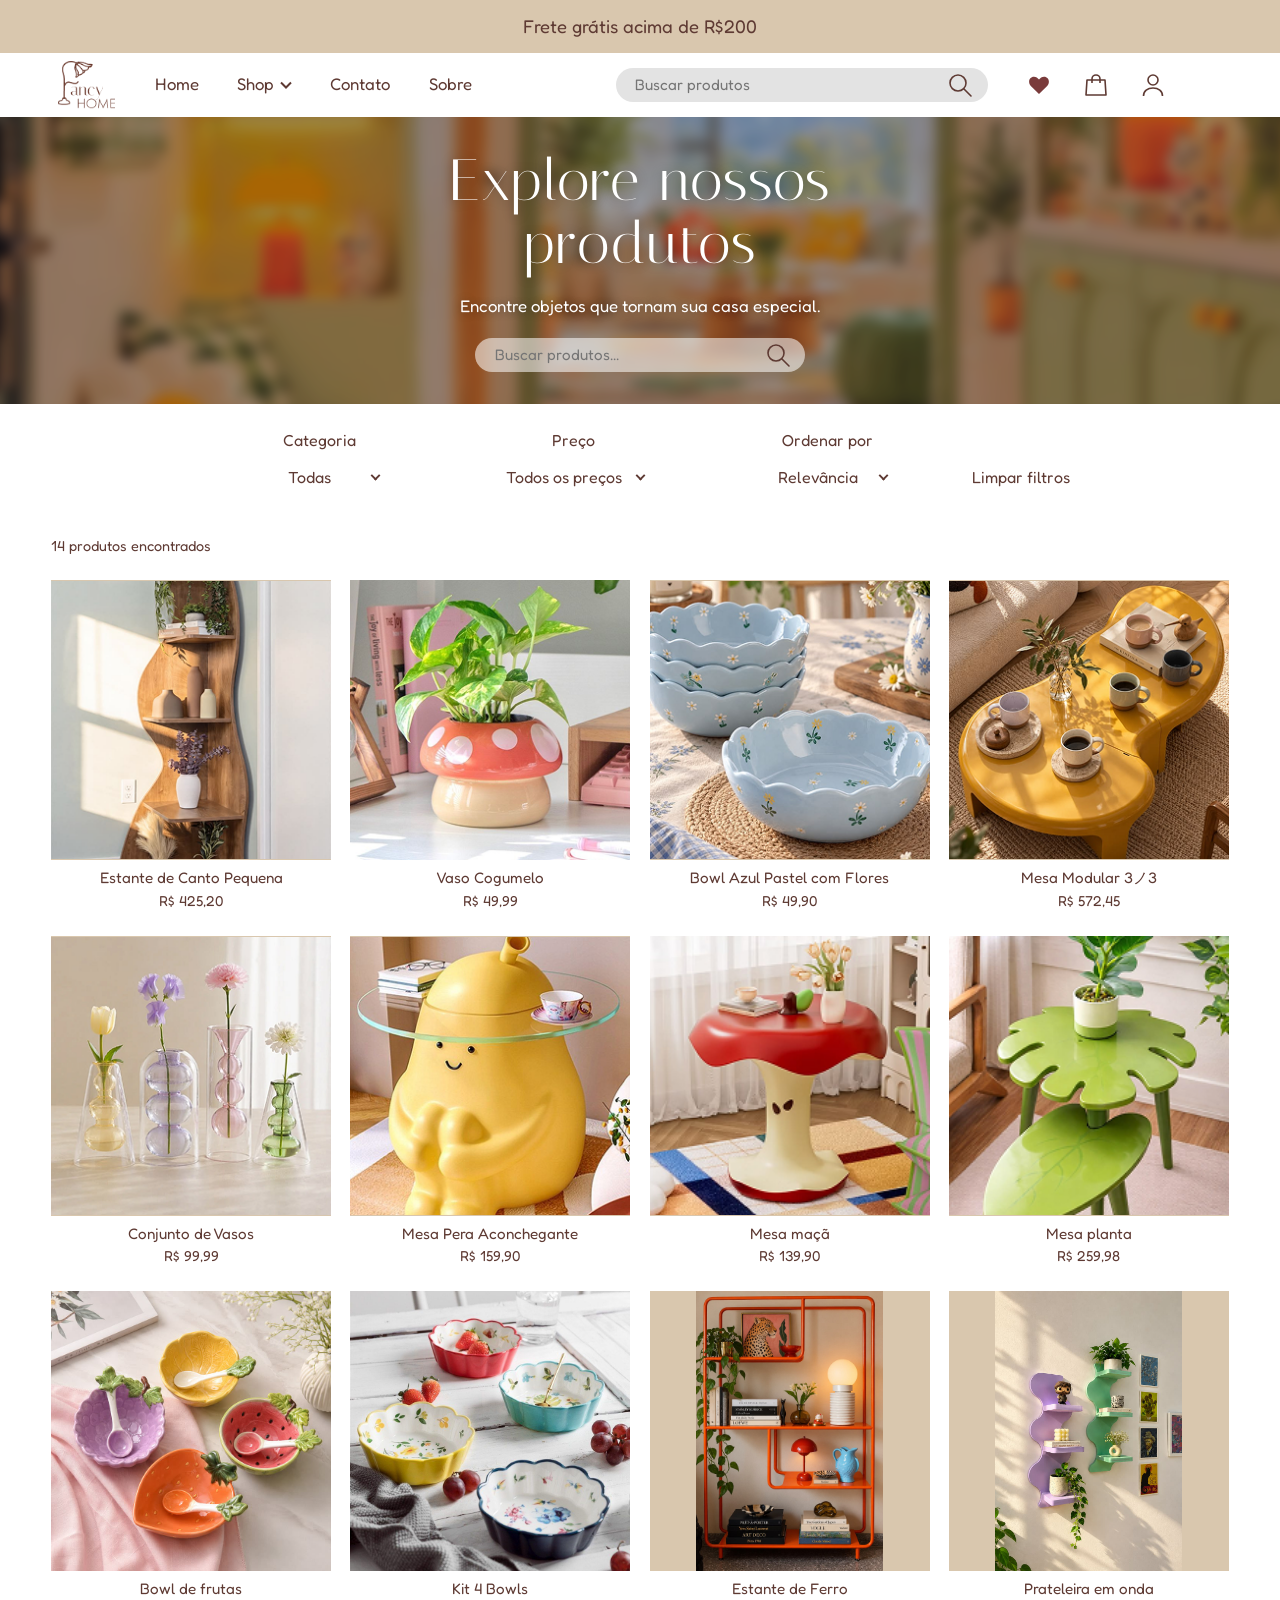
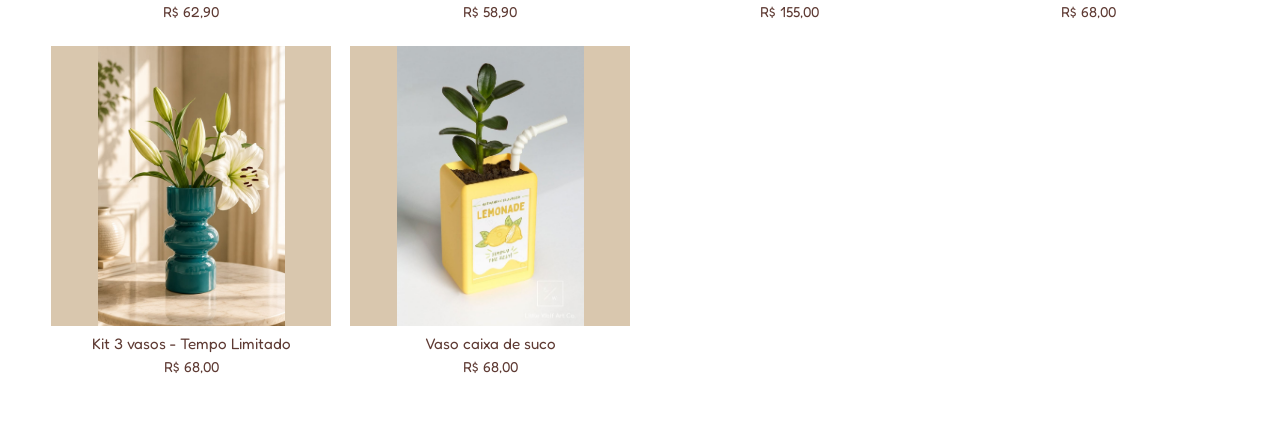
<file: shop.html>
<!DOCTYPE html>
<html lang="pt-BR">

<head>
  <meta charset="UTF-8">
  <meta name="viewport" content="width=device-width, initial-scale=1">

  <title>Shop | Fancy Home</title>

  <link rel="preconnect" href="https://fonts.googleapis.com">
  <link rel="preconnect" href="https://fonts.gstatic.com" crossorigin>

  <link href="https://fonts.googleapis.com/css2?family=Jost:wght@300;400;500&display=swap" rel="stylesheet">

<link rel="stylesheet" href="./css/style.css">
<link rel="stylesheet" href="./css/shop.css">

<script src="./js/product.js" defer></script>
<script src="./js/shop.js" defer></script>
  <link rel="icon" type="image/png" href="./src/imgs/logo.png">
</head>

<body>

  <p class="aviso">Frete grátis acima de R$200</p>


  <header class="topo">

    <div class="topo__barra">
      <input type="checkbox" id="menu-toggle" class="menu-toggle" aria-label="Abrir menu">
      <label for="menu-toggle" class="menu-botao" aria-hidden="true"><span></span></label>
      <a href="./index.html" class="logo" aria-label="Fancy Home">
        <img src="./src/imgs/logo.png" alt="Fancy Home" width="56" height="48">
      </a>
      <nav class="menu" aria-label="Principal">
        <a href="./index.html">Home</a>
        <details class="menu__dropdown">
          <summary>Shop
            <svg width="12" height="8" viewBox="0 0 12 8" aria-hidden="true">
              <path d="M1 1.5 6 6.5 11 1.5" fill="none" stroke="currentColor" stroke-width="2" />
            </svg>
          </summary>
          <div class="menu__categorias">
            <a href="./shop.html?category=decoration">Decoração</a>
            <span aria-disabled="true">Móveis</span>
            <span aria-disabled="true">Cozinha</span>
          </div>
        </details>
        <a href="./contato.html">Contato</a>
        <a href="./sobre.html">Sobre</a>
      </nav>
      <form class="busca" role="search" action="./shop.html" method="GET">
        <input type="search" name="q" placeholder="Buscar produtos" aria-label="Buscar produtos">
        <button type="submit" aria-label="Buscar">
          <svg width="26" height="26" viewBox="0 0 26 26" aria-hidden="true">
            <circle cx="11" cy="11" r="8" fill="none" stroke="currentColor" stroke-width="1.6" />
            <path d="m17 17 7 7" stroke="currentColor" stroke-width="1.6" stroke-linecap="round" />
          </svg>
        </button>
      </form>
      <div class="acoes">
        <a href="./wishlist.html" aria-label="Favoritos">
          <svg width="22" height="20" viewBox="0 0 24 22" aria-hidden="true">
            <path
              d="M12 21 3 12C-.5 8.5 1 2 6.500 2c2.300 0 4 1.300 5.500 3C13.500 3.300 15.200 2 17.500 2 23 2 24.500 8.500 21 12z"
              fill="currentColor" />
          </svg>
        </a>
        <a href="./sh-bag.html" aria-label="Sacola">
          <svg width="22" height="24" viewBox="0 0 22 24" aria-hidden="true">
            <path d="M2 7h18l1 15H1z" fill="none" stroke="currentColor" stroke-width="1.6" stroke-linejoin="round" />
            <path d="M7 10V6a4 4 0 0 1 8 0v4" fill="none" stroke="currentColor" stroke-width="1.6" />
          </svg>
        </a>
        <a href="./login.html" aria-label="Minha conta">
          <svg width="22" height="24" viewBox="0 0 22 24" aria-hidden="true">
            <circle cx="11" cy="7" r="5" fill="none" stroke="currentColor" stroke-width="1.6" />
            <path d="M1.500 23c0-5 4-8 9.500-8s9.500 3 9.500 8" fill="none" stroke="currentColor" stroke-width="1.6" />
          </svg>
        </a>
      </div>
    </div>

  </header>

  <main>


    <section class="explorar">

      <img class="explorar__fundo" src="./src/imgs/fundo-shop.png" alt="">

      <div class="explorar__conteudo">

        <h1>Explore nossos produtos</h1>

        <p>Encontre objetos que tornam sua casa especial.</p>


        <form class="busca busca--grande" action="./shop.html" method="GET" role="search">

          <input type="search" name="q" id="searchInput" placeholder="Buscar produtos..." aria-label="Buscar produtos">

          <button type="submit" aria-label="Buscar">
            <svg width="26" height="26" viewBox="0 0 26 26" aria-hidden="true">
              <circle cx="11" cy="11" r="8" fill="none" stroke="currentColor" stroke-width="1.6" />
              <path d="m17 17 7 7" stroke="currentColor" stroke-width="1.6" stroke-linecap="round" />
            </svg>
          </button>

        </form>

      </div>
    </section>

    <section class="filtros" aria-label="Filtros de produtos">

      <div class="filtro">

        <label for="categoryFilter">Categoria</label>

        <div class="seletor">
          <select id="categoryFilter" name="category">

            <option value="all">Todas</option>
            <option value="decoration">Decoração</option>
            <option value="furniture">Móveis</option>
            <option value="lighting">Iluminação</option>
            <option value="kitchen">Cozinha</option>
            <option value="organization">Organização</option>

          </select>
        </div>

      </div>

      <div class="filtro">

        <label for="priceFilter">Preço</label>

        <div class="seletor">
          <select id="priceFilter" name="price">

            <option value="all">Todos os preços</option>
            <option value="0-50">Até R$ 50</option>
            <option value="50-150">R$ 50 a R$ 150</option>
            <option value="150-300">R$ 150 a R$ 300</option>
            <option value="300-600">R$ 300 a R$ 600</option>

          </select>
        </div>

      </div>

      <div class="filtro">

        <label for="sortFilter">Ordenar por</label>

        <div class="seletor">
          <select id="sortFilter" name="sort">

            <option value="default">Relevância</option>
            <option value="lowest">Menor preço</option>
            <option value="highest">Maior preço</option>
            <option value="az">Nome: A–Z</option>
            <option value="za">Nome: Z–A</option>

          </select>
        </div>

      </div>

      <button type="button" id="clearFilters" class="limpar">
        Limpar filtros
      </button>

    </section>


    <section class="catalogo" aria-label="Produtos">

      <p id="resultsCount" aria-live="polite"></p>

      <ul class="grade" id="productGrid">

      </ul>

      <p id="emptyMessage" hidden>
        Nenhum produto encontrado. Tente outra pesquisa.
      </p>

    </section>

  </main>

</body>

</html>
</file>
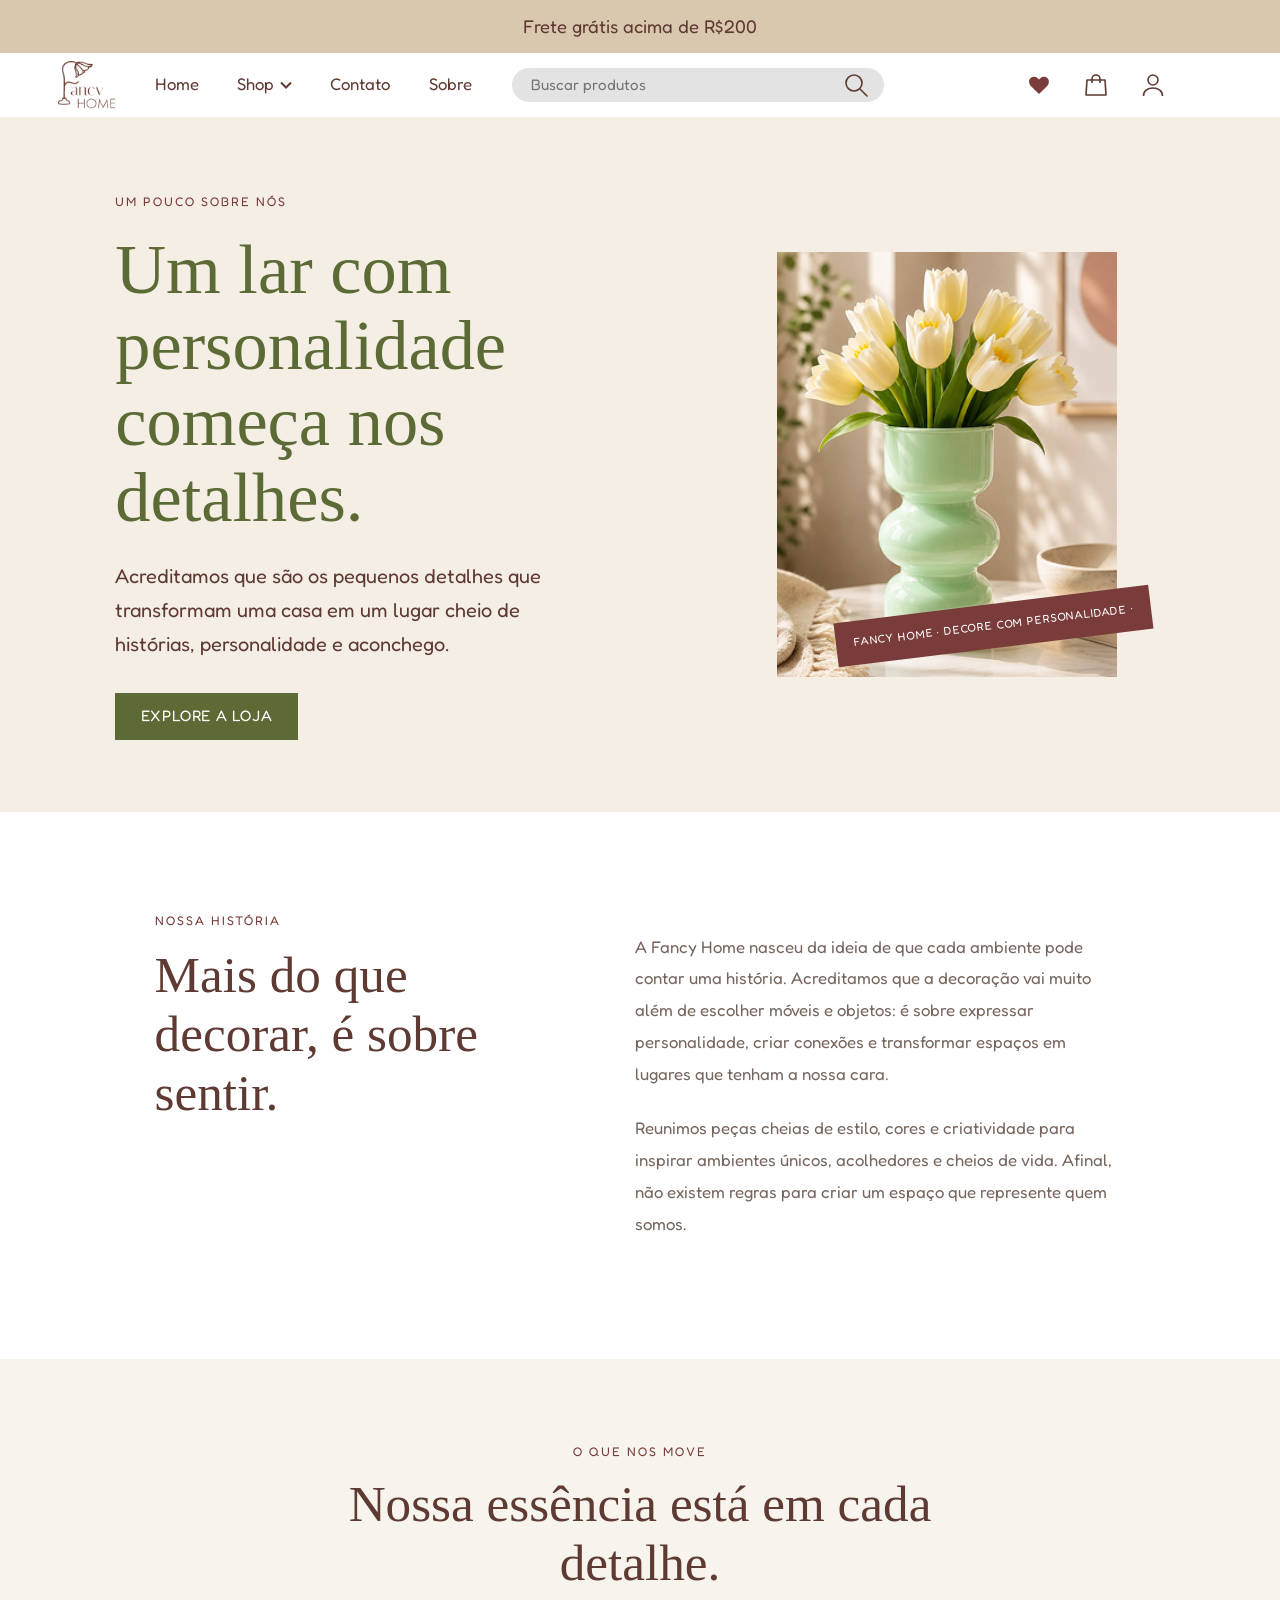
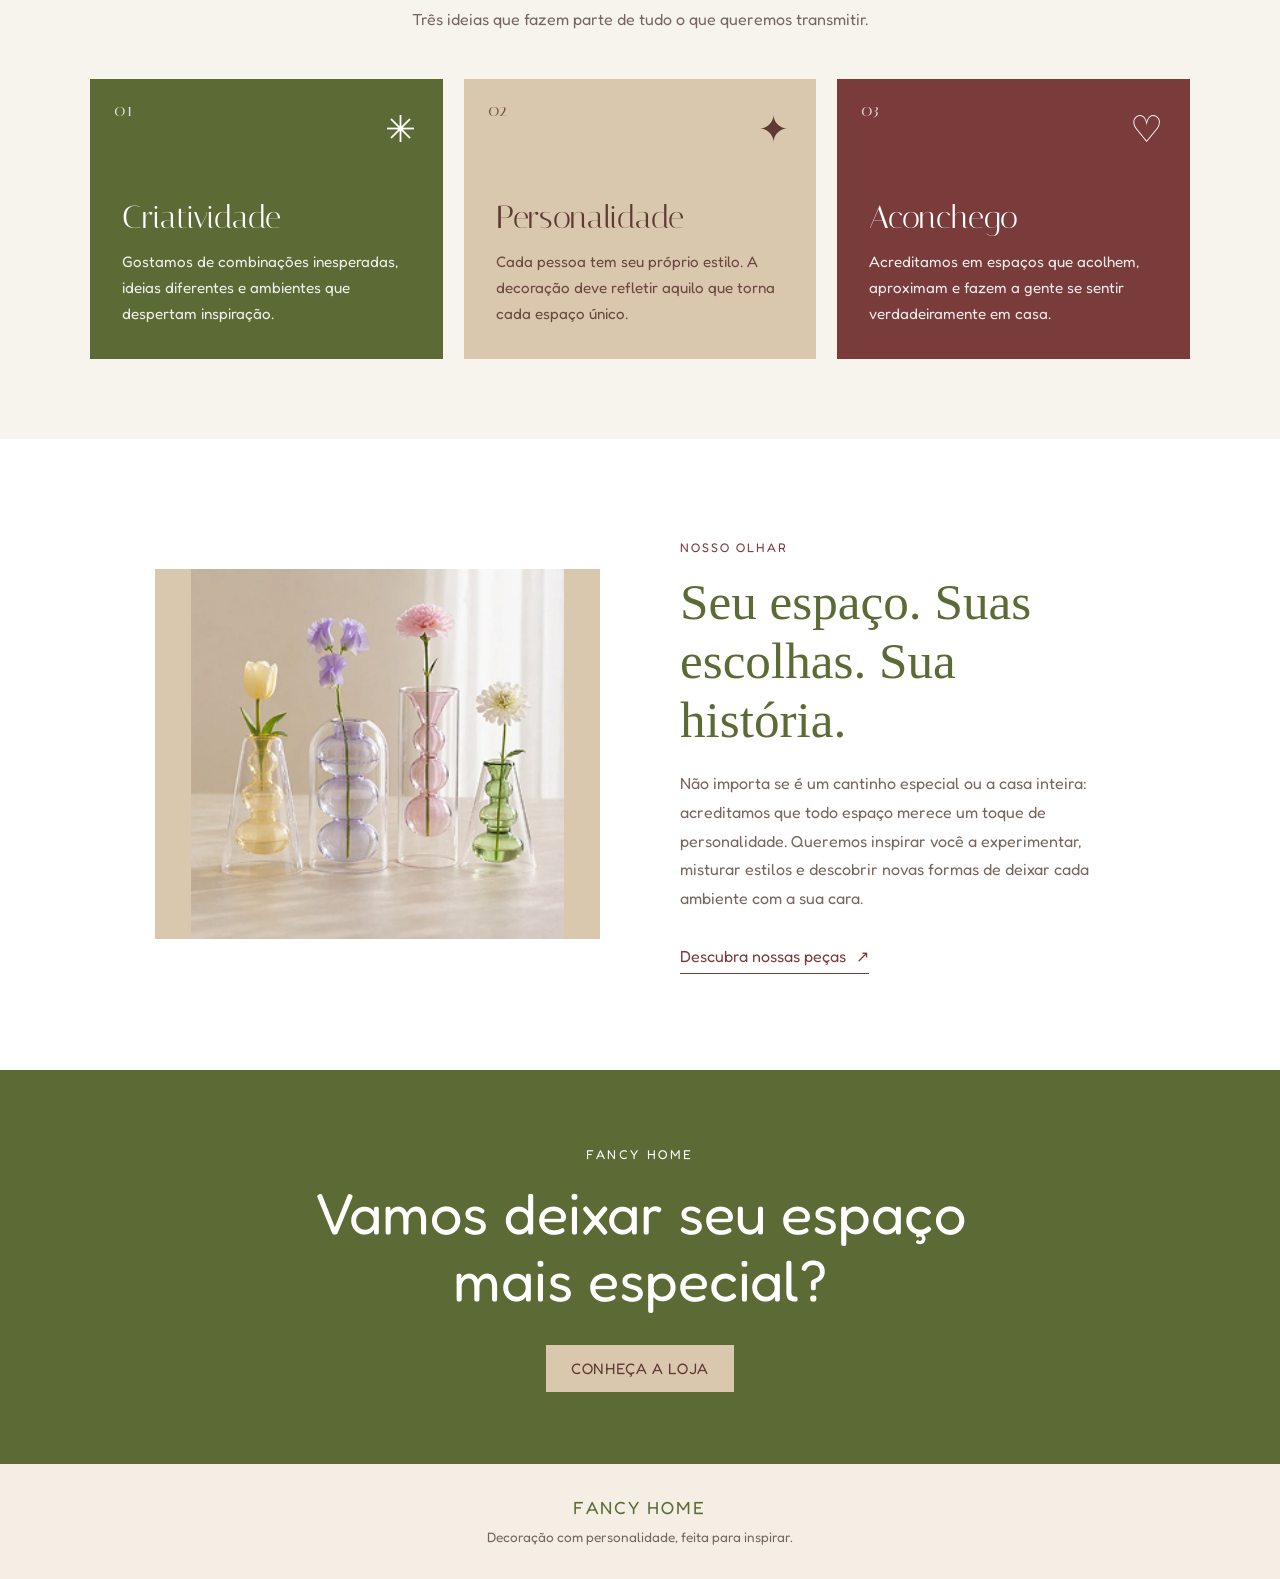
<file: sobre.html>
<!DOCTYPE html>
<html lang="pt-BR">

<head>
    <meta charset="UTF-8">
    <meta name="viewport" content="width=device-width, initial-scale=1">
    <title>Sobre nós | Fancy Home</title>

    <link rel="stylesheet" href="./css/style.css">
    <link rel="stylesheet" href="./css/sobre.css">
  <link rel="icon" type="image/png" href="./src/imgs/logo.png">
</head>

<body>

    <p class="aviso">Frete grátis acima de R$200</p>

  <header class="topo">

    <div class="topo__barra">
      <input type="checkbox" id="menu-toggle" class="menu-toggle" aria-label="Abrir menu">
      <label for="menu-toggle" class="menu-botao" aria-hidden="true"><span></span></label>
      <a href="./index.html" class="logo" aria-label="Fancy Home">
        <img src="./src/imgs/logo.png" alt="Fancy Home" width="56" height="48">
      </a>
      <nav class="menu" aria-label="Principal">
        <a href="./index.html">Home</a>
        <details class="menu__dropdown">
          <summary>Shop
            <svg width="12" height="8" viewBox="0 0 12 8" aria-hidden="true">
              <path d="M1 1.5 6 6.5 11 1.5" fill="none" stroke="currentColor" stroke-width="2" />
            </svg>
          </summary>
          <div class="menu__categorias">
            <a href="./shop.html?category=decoration">Decoração</a>
            <span aria-disabled="true">Móveis</span>
            <span aria-disabled="true">Cozinha</span>
          </div>
        </details>
        <a href="./contato.html">Contato</a>
        <a href="./sobre.html">Sobre</a>
      </nav>
      <form class="busca" role="search" action="./shop.html" method="GET">
        <input type="search" name="q" placeholder="Buscar produtos" aria-label="Buscar produtos">
        <button type="submit" aria-label="Buscar">
          <svg width="26" height="26" viewBox="0 0 26 26" aria-hidden="true">
            <circle cx="11" cy="11" r="8" fill="none" stroke="currentColor" stroke-width="1.6" />
            <path d="m17 17 7 7" stroke="currentColor" stroke-width="1.6" stroke-linecap="round" />
          </svg>
        </button>
      </form>
      <div class="acoes">
        <a href="./wishlist.html" aria-label="Favoritos">
          <svg width="22" height="20" viewBox="0 0 24 22" aria-hidden="true">
            <path
              d="M12 21 3 12C-.5 8.5 1 2 6.500 2c2.300 0 4 1.300 5.500 3C13.500 3.300 15.200 2 17.500 2 23 2 24.500 8.500 21 12z"
              fill="currentColor" />
          </svg>
        </a>
        <a href="./sh-bag.html" aria-label="Sacola">
          <svg width="22" height="24" viewBox="0 0 22 24" aria-hidden="true">
            <path d="M2 7h18l1 15H1z" fill="none" stroke="currentColor" stroke-width="1.6" stroke-linejoin="round" />
            <path d="M7 10V6a4 4 0 0 1 8 0v4" fill="none" stroke="currentColor" stroke-width="1.6" />
          </svg>
        </a>
        <a href="./login.html" aria-label="Minha conta">
          <svg width="22" height="24" viewBox="0 0 22 24" aria-hidden="true">
            <circle cx="11" cy="7" r="5" fill="none" stroke="currentColor" stroke-width="1.6" />
            <path d="M1.500 23c0-5 4-8 9.500-8s9.500 3 9.500 8" fill="none" stroke="currentColor" stroke-width="1.6" />
          </svg>
        </a>
      </div>
    </div>

  </header>

    <main class="sobre">

        <section class="sobre-hero">

            <div class="sobre-hero__texto">
                <span class="sobre-etiqueta">UM POUCO SOBRE NÓS</span>

                <h1 style="font-family: Playfair Display;">
                    Um lar com personalidade começa nos detalhes.
                </h1>

                <p>
                    Acreditamos que são os pequenos detalhes que transformam
                    uma casa em um lugar cheio de histórias, personalidade e aconchego.
                </p>

                <a href="./shop.html?category=decoration" class="sobre-botao">
                    Explore a loja
                </a>
            </div>

            <div class="sobre-hero__imagem">
                <img src="./src/imgs/vaso-verde.png" alt="Vaso decorativo verde com flores">
                <span class="sobre-selo">FANCY HOME · DECORE COM PERSONALIDADE ·</span>
            </div>

        </section>


        <section class="sobre-historia">

            <div class="sobre-historia__titulo">
                <span class="sobre-etiqueta">NOSSA HISTÓRIA</span>
                <h2 style="font-family: Playfair Display;">Mais do que decorar, é sobre sentir.</h2>
            </div>

            <div class="sobre-historia__texto">
                <p>
                    A Fancy Home nasceu da ideia de que cada ambiente pode contar
                    uma história. Acreditamos que a decoração vai muito além de
                    escolher móveis e objetos: é sobre expressar personalidade,
                    criar conexões e transformar espaços em lugares que tenham
                    a nossa cara.
                </p>

                <p>
                    Reunimos peças cheias de estilo, cores e criatividade para
                    inspirar ambientes únicos, acolhedores e cheios de vida.
                    Afinal, não existem regras para criar um espaço que represente
                    quem somos.
                </p>
            </div>

        </section>


        <section class="sobre-essencia">

            <div class="sobre-essencia__cabecalho">
                <span class="sobre-etiqueta">O QUE NOS MOVE</span>
                <h2 style="font-family: Playfair Display;">Nossa essência está em cada detalhe.</h2>
                <p>
                    Três ideias que fazem parte de tudo o que queremos transmitir.
                </p>
            </div>

            <div class="sobre-valores">

                <article class="sobre-valor sobre-valor--verde">
                    <span class="sobre-valor__numero">01</span>
                    <span class="sobre-valor__icone">✳</span>
                    <h3 style="font-family: Italiana;">Criatividade</h3>
                    <p>
                        Gostamos de combinações inesperadas, ideias diferentes
                        e ambientes que despertam inspiração.
                    </p>
                </article>

                <article class="sobre-valor sobre-valor--bege">
                    <span class="sobre-valor__numero">02</span>
                    <span class="sobre-valor__icone">✦</span>
                    <h3 style="font-family: Italiana;">Personalidade</h3>
                    <p>
                        Cada pessoa tem seu próprio estilo. A decoração deve
                        refletir aquilo que torna cada espaço único.
                    </p>
                </article>

                <article class="sobre-valor sobre-valor--vinho">
                    <span class="sobre-valor__numero">03</span>
                    <span class="sobre-valor__icone">♡</span>
                    <h3 style="font-family: Italiana;">Aconchego</h3>
                    <p>
                        Acreditamos em espaços que acolhem, aproximam e fazem
                        a gente se sentir verdadeiramente em casa.
                    </p>
                </article>

            </div>

        </section>

        <section class="sobre-inspiracao">

            <div class="sobre-inspiracao__imagem">
                <img src="./src/imgs/conjunto-de-vasos.png" alt="Conjunto de vasos decorativos">
            </div>

            <div class="sobre-inspiracao__texto">
                <span class="sobre-etiqueta">NOSSO OLHAR</span>

                <h2 style="font-family: Playfair Display;">Seu espaço. Suas escolhas. Sua história.</h2>

                <p>
                    Não importa se é um cantinho especial ou a casa inteira:
                    acreditamos que todo espaço merece um toque de personalidade.
                    Queremos inspirar você a experimentar, misturar estilos e
                    descobrir novas formas de deixar cada ambiente com a sua cara.
                </p>

                <a href="./shop.html?category=decoration" class="sobre-link">
                    Descubra nossas peças <span>↗</span>
                </a>
            </div>

        </section>


        <section class="sobre-final">
            <span>FANCY HOME</span>
            <h2>Vamos deixar seu espaço mais especial?</h2>
            <a href="./shop.html?category=decoration" class="sobre-botao">
                Conheça a loja
            </a>
        </section>

    </main>

    <footer class="sobre-rodape">
        <a href="./index.html">FANCY HOME</a>
        <p>Decoração com personalidade, feita para inspirar.</p>
    </footer>

</body>

</html>
</file>
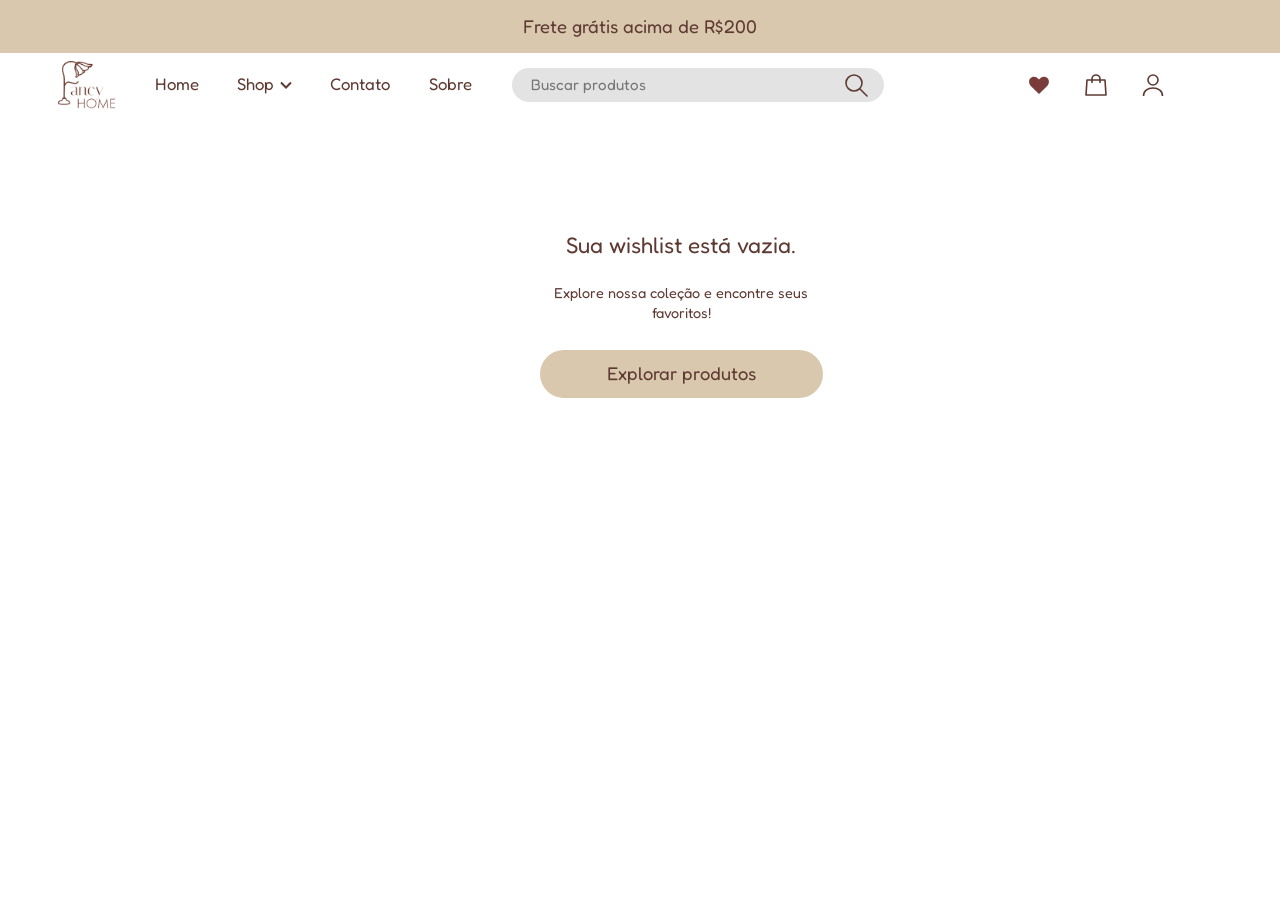
<file: wishlist.html>
<!DOCTYPE html>
<html lang="pt-BR">
<head>
  <meta charset="UTF-8">
  <meta name="viewport" content="width=device-width, initial-scale=1">
  <title>Wishlist | Fancy Home</title>
  <link rel="preconnect" href="https://fonts.googleapis.com">
  <link rel="preconnect" href="https://fonts.gstatic.com" crossorigin>
  <link href="https://fonts.googleapis.com/css2?family=Jost:wght@300;400;500&display=swap" rel="stylesheet">
<link rel="stylesheet" href="./css/style.css">
<link rel="stylesheet" href="./css/wishlist.css">

<script src="./js/product.js" defer></script>
<script src="./js/wishlist.js" defer></script>
  <link rel="icon" type="image/png" href="./src/imgs/logo.png">
</head>
<body>

  <p class="aviso">Frete grátis acima de R$200</p>

  <header class="topo">

    <div class="topo__barra">
      <input type="checkbox" id="menu-toggle" class="menu-toggle" aria-label="Abrir menu">
      <label for="menu-toggle" class="menu-botao" aria-hidden="true"><span></span></label>
      <a href="./index.html" class="logo" aria-label="Fancy Home">
        <img src="./src/imgs/logo.png" alt="Fancy Home" width="56" height="48">
      </a>
      <nav class="menu" aria-label="Principal">
        <a href="./index.html">Home</a>
        <details class="menu__dropdown">
          <summary>Shop
            <svg width="12" height="8" viewBox="0 0 12 8" aria-hidden="true">
              <path d="M1 1.5 6 6.5 11 1.5" fill="none" stroke="currentColor" stroke-width="2" />
            </svg>
          </summary>
          <div class="menu__categorias">
            <a href="./shop.html?category=decoration">Decoração</a>
            <span aria-disabled="true">Móveis</span>
            <span aria-disabled="true">Cozinha</span>
          </div>
        </details>
        <a href="./contato.html">Contato</a>
        <a href="./sobre.html">Sobre</a>
      </nav>
      <form class="busca" role="search" action="./shop.html" method="GET">
        <input type="search" name="q" placeholder="Buscar produtos" aria-label="Buscar produtos">
        <button type="submit" aria-label="Buscar">
          <svg width="26" height="26" viewBox="0 0 26 26" aria-hidden="true">
            <circle cx="11" cy="11" r="8" fill="none" stroke="currentColor" stroke-width="1.6" />
            <path d="m17 17 7 7" stroke="currentColor" stroke-width="1.6" stroke-linecap="round" />
          </svg>
        </button>
      </form>
      <div class="acoes">
        <a href="./wishlist.html" aria-label="Favoritos">
          <svg width="22" height="20" viewBox="0 0 24 22" aria-hidden="true">
            <path
              d="M12 21 3 12C-.5 8.5 1 2 6.500 2c2.300 0 4 1.300 5.500 3C13.500 3.300 15.200 2 17.500 2 23 2 24.500 8.500 21 12z"
              fill="currentColor" />
          </svg>
        </a>
        <a href="./sh-bag.html" aria-label="Sacola">
          <svg width="22" height="24" viewBox="0 0 22 24" aria-hidden="true">
            <path d="M2 7h18l1 15H1z" fill="none" stroke="currentColor" stroke-width="1.6" stroke-linejoin="round" />
            <path d="M7 10V6a4 4 0 0 1 8 0v4" fill="none" stroke="currentColor" stroke-width="1.6" />
          </svg>
        </a>
        <a href="./login.html" aria-label="Minha conta">
          <svg width="22" height="24" viewBox="0 0 22 24" aria-hidden="true">
            <circle cx="11" cy="7" r="5" fill="none" stroke="currentColor" stroke-width="1.6" />
            <path d="M1.500 23c0-5 4-8 9.500-8s9.500 3 9.500 8" fill="none" stroke="currentColor" stroke-width="1.6" />
          </svg>
        </a>
      </div>
    </div>

  </header>

  <main>
    <h1 class="sr-only">Minha wishlist</h1>

    <section class="wishlist" aria-label="Itens da wishlist">

    <ul class="miniaturas" id="wishlist-thumbnails">

    </ul>

    <div class="divisor"></div>

    <div class="painel" id="wishlist-panel">

    </div>

</section>

  </main>

</body>
</html>
</file>
<file: css/style.css>
:root {
  --bege: #d9c7ae;
  --bege-claro: #cfbf9f;
  --verde: #5c6b35;
  --marrom: #5e3a33;
  --vinho: #7a3b3b;
  --cinza-busca: #e3e3e3;
  --branco: #fff;
  --fonte: "fredoka", "Futura", "Century Gothic", sans-serif;
}

/* =========================================
   FANCY HOME — FONTES PERSONALIZADAS
========================================= */

@font-face {
    font-family: 'italiana';
    src: url('../src/fonts/Italiana-Regular.ttf') format('truetype');
    font-weight: 400;
    font-style: normal;
    font-display: swap;
}

@font-face {
    font-family: 'fredoka-cond';
    src: url('../src/fonts/Fredoka_Condensed-Regular.ttf') format('truetype');
    font-weight: 400;
    font-style: normal;
    font-display: swap;
}

@font-face {
    font-family: 'fredoka';
    src: url('../src/fonts/Fredoka-Regular.ttf') format('truetype');
    font-weight: 400;
    font-style: normal;
    font-display: swap;
}

@font-face {
    font-family: 'futura';
    src: url('../src/fonts/futura-pt-book.otf') format('opentype');
    font-weight: 400;
    font-style: normal;
    font-display: swap;
}

@font-face {
    font-family: 'volko-text-thin';
    src: url('../src/fonts/volkosans-textthin-3-1.otf') format('opentype');
    font-weight: 400;
    font-style: normal;
    font-display: swap;
}

@font-face {
    font-family: 'nuby';
    src: url('../src/fonts/nuby-regular.otf') format('opentype');
    font-weight: 400;
    font-style: normal;
    font-display: swap;
}

*,
*::before,
*::after {
  box-sizing: border-box;
}

html {
  -webkit-text-size-adjust: 100%;
}

body {
  margin: 0;
  font-family: var(--fonte);
  font-weight: 400;
  color: var(--marrom);
  background: var(--branco);
  line-height: 1.4;
}

img {
  display: block;
  max-width: 100%;
}

a {
  color: inherit;
  text-decoration: none;
}

a:focus-visible,
button:focus-visible,
input:focus-visible,
.menu-botao:focus-visible {
  outline: 2px solid var(--vinho);
  outline-offset: 3px;
}

/* ---------- Aviso ---------- */
.aviso {
  margin: 0;
  padding: 0.85rem 1rem;
  background: var(--bege);
  text-align: center;
  font-size: clamp(0.85rem, 1.5vw, 1.15rem);
}

/* ---------- Topo ---------- */
.topo {
  background: var(--branco);
  position: sticky;
  top: 0;
  z-index: 20;
  font-family: fredoka;
}

.topo__barra {
  max-width: 1367px;
  margin: 0 auto;
  padding: 0.5rem 4.5%;
  display: flex;
  align-items: center;
  gap: 2.5rem;
  min-height: 54px;
  font-family: fredoka;
}

.logo img {
  height: 48px;
  width: auto;
  object-fit: contain;
}

.menu {
  display: flex;
  gap: 2.4rem;
  font-size: 1.05rem;
  font-weight: 300;
}

.menu a {
  display: inline-flex;
  align-items: center;
  gap: 0.35rem;
}

.menu a:hover {
  opacity: 0.7;
}

/* ---------- Dropdown Shop ---------- */

.menu__dropdown {
  position: relative;
}

.menu__dropdown summary {
  display: inline-flex;
  align-items: center;
  gap: 0.35rem;
  list-style: none;
  cursor: pointer;
}

.menu__dropdown summary::-webkit-details-marker {
  display: none;
}

.menu__dropdown summary svg {
  transition: transform 0.25s ease;
}

.menu__dropdown[open] summary svg {
  transform: rotate(180deg);
}

.menu__categorias {
  display: none;
  position: absolute;
  top: 100%;
  left: -1rem;
  min-width: 165px;
  padding: 0.7rem 0;
  background: var(--branco);
  box-shadow: 0 5px 15px rgba(0,0,0,0.10);
  z-index: 30;
}

.menu__dropdown:hover .menu__categorias,
.menu__dropdown:focus-within .menu__categorias,
.menu__dropdown[open] .menu__categorias {
  display: flex;
  flex-direction: column;
}

.menu__categorias a,
.menu__categorias span {
  padding: 0.65rem 1rem;
  font-size: 0.95rem;
  white-space: nowrap;
}

.menu__categorias a:hover {
  background: #f5f0e9;
  opacity: 1;
}

.menu__categorias span {
  opacity: 0.45;
  cursor: not-allowed;
}


.busca {
  flex: 1;
  max-width: 372px;
  display: flex;
  align-items: center;
  background: var(--cinza-busca);
  border-radius: 999px;
  padding: 0 0.9rem 0 1.1rem;
  height: 34px;
}

.busca input {
  flex: 1;
  min-width: 0;
  border: 0;
  background: transparent;
  font: inherit;
  font-size: 0.95rem;
  color: var(--marrom);
}

.busca input:focus {
  outline: none;
}

.busca:focus-within {
  outline: 2px solid var(--vinho);
  outline-offset: 2px;
}

.busca button {
  border: 0;
  background: none;
  color: var(--marrom);
  cursor: pointer;
  display: grid;
  place-items: center;
  padding: 0;
}

.acoes {
  display: flex;
  gap: 2.2rem;
  margin-left: auto;
  margin-right: 5%;
}

.acoes a {
  display: grid;
  place-items: center;
}

.acoes a:first-child {
  color: var(--vinho);
}

.acoes a:hover {
  opacity: 0.7;
}

/* menu mobile (somente CSS) */
.menu-toggle {
  position: absolute;
  opacity: 0;
  pointer-events: none;
}

.menu-botao {
  display: none;
  cursor: pointer;
  width: 28px;
  height: 20px;
  position: relative;
}

.menu-botao span,
.menu-botao::before,
.menu-botao::after {
  content: "";
  position: absolute;
  left: 0;
  width: 100%;
  height: 2px;
  background: var(--marrom);
  transition: transform 0.25s, opacity 0.25s, top 0.25s;
}

.menu-botao::before {
  top: 0;
}

.menu-botao span {
  top: 9px;
}

.menu-botao::after {
  top: 18px;
}

.menu-toggle:checked+.menu-botao::before {
  top: 9px;
  transform: rotate(45deg);
}

.menu-toggle:checked+.menu-botao::after {
  top: 9px;
  transform: rotate(-45deg);
}

.menu-toggle:checked+.menu-botao span {
  opacity: 0;
}

.menu-toggle:focus-visible+.menu-botao {
  outline: 2px solid var(--vinho);
  outline-offset: 4px;
}

/* ---------- Hero ---------- */
.hero {
  background: linear-gradient(90deg, var(--verde) 0%, #8d9068 45%, var(--bege-claro) 100%);
  color: var(--branco);
  display: grid;
  grid-template-columns: 1.15fr 1fr;
  align-items: center;
  min-height: 327px;
  padding: 2rem 6% 2rem 6%;
  gap: 2rem;
  overflow: hidden;
}

.hero__texto h1 {
  margin: 0;
  font-weight: 300;
  font-size: clamp(2.6rem, 6.1vw, 5.4rem);
  line-height: 1.05;
  letter-spacing: 0.01em;
  font-family: italiana;
}

.hero__texto p {
  margin: 1.2rem 0 0 clamp(0rem, 12vw, 8.5rem);
  font-size: clamp(1.3rem, 2.6vw, 2.1rem);
margin-left: 15%;
  font-weight:lighter;
  line-height: 1.35;
  text-align: center;
  width: max-content;
  font-family: volko-text-thin ;
}

.botao {
  display: inline-block;
  margin: 1.8rem 0 0 clamp(1rem, 14.5vw, 10rem);
  padding: 0.55rem 0.9rem;
  border-top: 2px solid var(--branco);
  border-bottom: 2px solid var(--branco);
  text-transform: uppercase;
  font-weight: 300;
  font-size: 1.05rem;
  letter-spacing: 0.02em;
  transition: background 0.2s, color 0.2s;
margin-left: 23%;
}

.botao:hover {
  background: var(--branco);
  color: var(--verde);
}

.botao:focus-visible {
  outline-color: var(--branco);
}

.hero__imagem {
  position: relative;
  justify-self: center;
  width: min(224px, 100%);
  aspect-ratio: 224 / 268;
  margin-right: 8%;
}

.hero__imagem img {
  width: 100%;
  height: 100%;
  object-fit: cover;
  background: #b9c9a8;
}

.selo {
  position: absolute;
  width: 65%;
  left: -14%;
  top: -14%;
  fill: var(--branco);
  font-size: 15px;
  letter-spacing: 0.04em;
  pointer-events: none;
  animation: girar 28s linear infinite;
  font-family: fredoka;
}

@keyframes girar {
  to {
    transform: rotate(360deg);
  }
}

/* ---------- Faixa ---------- */
.faixa {
  background: var(--bege);
  overflow: hidden;
  white-space: nowrap;
  padding: 1.15rem 0;
}

.faixa__trilho {
  display: inline-flex;
  align-items: center;
  animation: correr 70s linear infinite;
}

.faixa span {
  font-size: 1.15rem;
  padding: 0 2.2rem;
  text-transform: uppercase;
  font-weight: 400;
}

.faixa i {
  font-style: normal;
  color: var(--vinho);
  font-size: 1.2rem;
}

@keyframes correr {
  to {
    transform: translateX(-50%);
  }
}

/* ---------- Produtos ---------- */
.produtos {
  padding: 2rem 2.7% 3rem;
  max-width: 1367px;
  margin: 0 auto;
}

.grade {
  list-style: none;
  margin: 0;
  padding: 0;
  display: grid;
  grid-template-columns: repeat(6, 1fr);
  gap: 1rem 1.05rem;
}

.grade a {
  display: block;
  text-align: center;
}

.grade img {
    width: 100%;
    aspect-ratio: 1 / 1;
    object-fit: contain;
    background: var(--bege);
    margin-bottom: 0.25rem;
}

.grade h2 {
  margin: 0;
  font-size: 0.98rem;
  font-weight: 400;
  line-height: 1.25;
  font-family: fredoka;
}

.grade p {
  margin: 0.1rem 0 0;
  font-size: 0.9rem;
  font-weight: 500;
  font-family: fredoka;
}

.grade a:hover h2 {
  text-decoration: underline;
  text-underline-offset: 3px;
}

/* ---------- Tablet ---------- */
@media (max-width: 1024px) {
  .topo__barra {
    gap: 1.5rem;
    padding: 0.5rem 4%;
  }

  .menu {
    gap: 1.4rem;
    font-size: 1rem;
  }

  .acoes {
    gap: 1.4rem;
    margin-right: 0;
  }

  .busca {
    max-width: 220px;
  }

  .hero {
    grid-template-columns: 1fr 0.8fr;
    padding: 2.5rem 5%;
  }

  .hero__texto p {
    margin-left: 2rem;
  }

  .botao {
    margin-left: 4rem;
  }

  .hero__imagem {
    margin-right: 0;
    width: min(210px, 80%);
  }

  .grade {
    grid-template-columns: repeat(3, 1fr);
    gap: 1.5rem 1.2rem;
  }

  .grade h2 {
    font-size: 1.05rem;
  }
}

/* ---------- Celular ---------- */
@media (max-width: 720px) {
  .topo__barra {
    flex-wrap: wrap;
    gap: 0.7rem 1rem;
    padding: 0.7rem 1rem;
    position: relative;
  }

  .menu-botao {
    display: block;
    order: 1;
  }

  .logo {
    order: 2;
    margin-right: auto;
  }

  .acoes {
    order: 3;
    gap: 1.1rem;
  }

  .busca {
    order: 4;
    flex: 1 0 100%;
    max-width: none;
  }

  .menu {
    order: 5;
    flex: 1 0 100%;
    flex-direction: column;
    gap: 0;
    max-height: 0;
    overflow: hidden;
    transition: max-height 0.3s ease;
    font-size: 1.1rem;
  }

  .menu a {
    padding: 0.75rem 0.25rem;
    border-top: 1px solid #eee;
  }

  .menu-toggle:checked~.menu {
    max-height: 260px;
  }

  .hero {
    grid-template-columns: 1fr;
    justify-items: center;
    text-align: center;
    padding: 2.5rem 1.25rem 3rem;
    background: linear-gradient(180deg, var(--verde) 0%, #8d9068 55%, var(--bege-claro) 100%);
    gap: 2.8rem;
  }

  .hero__texto p,
  .botao {
    margin-left: 0;
    margin-right: 0;
  }

  .hero__texto p {
    width: auto;
  }

  .hero__imagem {
    width: 170px;
  }

  .selo {
    font-size: 14px;
  }

  .faixa {
    padding: 0.9rem 0;
  }

  .faixa span {
    font-size: 0.95rem;
    padding: 0 1.2rem;
  }

  .produtos {
    padding: 1.5rem 1rem 2.5rem;
  }

  .grade {
    grid-template-columns: repeat(2, 1fr);
    gap: 1.25rem 0.8rem;
  }

  .grade h2 {
    font-size: 0.95rem;
  }
}

/* ---------- Movimento reduzido ---------- */
@media (prefers-reduced-motion: reduce) {

  .selo,
  .faixa__trilho {
    animation: none;
  }

  .faixa {
    overflow-x: auto;
  }
}
</file>
<file: css/contato.css>
/* =========================================
   FANCY HOME — CONTATO
========================================= */

/* ---------- Estrutura ---------- */

.contato {
    overflow: hidden;
}

.contato-etiqueta {
    display: inline-block;
    color: var(--vinho);
    font-family: fredoka;
    font-size: 0.78rem;
    letter-spacing: 0.16em;
    font-weight: 500;
}

/* ---------- Hero ---------- */

.contato-hero {
    min-height: 430px;
    padding: 4rem 9%;
    display: grid;
    grid-template-columns: 1.2fr 0.8fr;
    align-items: center;
    gap: 3rem;
    background: #f4eee5;
}

.contato-hero__texto {
    max-width: 650px;
}

.contato-hero__texto h1 {
    margin: 1.2rem 0;
    color: var(--verde);
    font-size: clamp(3.5rem, 6.5vw, 6rem);
    font-weight: 400;
    line-height: 1.02;
}

.contato-hero__texto h1 em {
    color: var(--vinho);
    font-weight: 400;
}

.contato-hero__texto p {
    max-width: 470px;
    margin: 1.5rem 0;
    color: #76665e;
    font-family: volko-text-thin;
    font-size: 1.25rem;
    line-height: 1.7;
}

.contato-hero__link {
    display: inline-flex;
    align-items: center;
    gap: 0.7rem;
    margin-top: 0.7rem;
    padding-bottom: 0.4rem;
    border-bottom: 1px solid var(--vinho);
    color: var(--vinho);
    font-family: fredoka;
    font-size: 1rem;
    transition: gap 0.25s;
}

.contato-hero__link:hover {
    gap: 1.2rem;
}

/* ---------- Arte decorativa ---------- */

.contato-hero__arte {
    position: relative;
    justify-self: center;
    width: min(100%, 310px);
    aspect-ratio: 1;
    display: grid;
    place-items: center;
    border-radius: 50%;
    background: var(--verde);
    color: var(--branco);
}

.contato-arte__circulo {
    position: absolute;
    inset: 12%;
    border: 1px solid rgba(255, 255, 255, 0.6);
    border-radius: 50%;
}

.contato-arte__texto {
    position: relative;
    z-index: 1;
    font-family: italiana;
    font-size: clamp(2.8rem, 5vw, 4rem);
    letter-spacing: -0.04em;
    transform: rotate(-10deg);
}

.contato-arte__estrela {
    position: absolute;
    top: 13%;
    right: 17%;
    color: var(--bege);
    font-size: 3.5rem;
    animation: contato-girar 18s linear infinite;
}

.contato-arte__coracao {
    position: absolute;
    bottom: 12%;
    left: 15%;
    color: var(--bege);
    font-size: 3.5rem;
    transform: rotate(-15deg);
}

@keyframes contato-girar {
    to {
        transform: rotate(360deg);
    }
}

/* ---------- Título dos contatos ---------- */

.contato-canais {
    max-width: 1250px;
    margin: 0 auto;
    padding: 6rem 6%;
}

.contato-canais__titulo {
    margin-bottom: 2.5rem;
    text-align: center;
}

.contato-canais__titulo h2 {
    margin: 0.8rem 0 0.5rem;
    font-size: clamp(2.5rem, 4vw, 3.8rem);
    font-weight: 400;
    color: var(--marrom);
}

.contato-canais__titulo p {
    margin: 0;
    color: #76665e;
    font-size: 1rem;
}

/* ---------- Cartões ---------- */

.contato-grade {
    display: grid;
    grid-template-columns: repeat(2, 1fr);
    gap: 1.2rem;
}

.contato-card {
    position: relative;
    min-height: 255px;
    padding: 2rem;
    display: flex;
    flex-direction: column;
    align-items: flex-start;
    overflow: hidden;
    transition: transform 0.3s ease, box-shadow 0.3s ease;
}

.contato-card:hover {
    transform: translateY(-6px);
    box-shadow: 0 12px 25px rgba(50, 35, 25, 0.12);
}

.contato-card--email {
    background: var(--bege);
    color: var(--marrom);
}

.contato-card--behance {
    background: var(--vinho);
    color: var(--branco);
}

.contato-card--linkedin {
    background: var(--verde);
    color: var(--branco);
}

.contato-card--github {
    background: #e9e5dd;
    color: var(--marrom);
}

.contato-card__numero {
    position: absolute;
    top: 1.4rem;
    right: 1.6rem;
    font-size: 0.75rem;
    letter-spacing: 0.08em;
    opacity: 0.75;
}

.contato-card__icone {
    width: 46px;
    height: 46px;
    margin-bottom: 1.1rem;
}

.contato-card__icone svg {
    width: 100%;
    height: 100%;
}

.contato-card__nome {
    font-family: italiana;
    font-size: 2rem;
    line-height: 1.2;
}

.contato-card__descricao {
    margin-top: 0.4rem;
    font-size: 0.9rem;
    opacity: 0.85;
}

.contato-card__endereco {
    max-width: calc(100% - 30px);
    margin-top: 1.1rem;
    font-size: 0.88rem;
    overflow-wrap: anywhere;
}

.contato-card__seta {
    position: absolute;
    right: 1.8rem;
    bottom: 1.5rem;
    font-size: 1.8rem;
    transition: transform 0.25s ease;
}

.contato-card:hover .contato-card__seta {
    transform: translate(4px, -4px);
}

/* ---------- Mensagem final ---------- */

.contato-final {
    min-height: 210px;
    padding: 3rem 9%;
    display: grid;
    grid-template-columns: auto 1fr auto;
    align-items: center;
    gap: 2rem;
    background: var(--bege);
}

.contato-final__estrela {
    color: var(--vinho);
    font-size: 4rem;
}

.contato-final h2 {
    max-width: 650px;
    margin: 0.7rem 0 0;
    font-size: clamp(2rem, 4vw, 3.5rem);
    font-weight: 400;
    line-height: 1.15;
    color: var(--marrom);
}

.contato-final > a {
    width: 58px;
    height: 58px;
    display: grid;
    place-items: center;
    border-radius: 50%;
    background: var(--vinho);
    color: var(--branco);
    font-size: 1.7rem;
    transition: transform 0.25s, background 0.25s;
}

.contato-final > a:hover {
    transform: rotate(45deg);
    background: var(--verde);
}

/* ---------- Rodapé ---------- */

.contato-rodape {
    padding: 2rem 1.5rem;
    background: #f4eee5;
    text-align: center;
}

.contato-rodape a {
    font-family: fredoka;
    font-size: 1.1rem;
    letter-spacing: 0.12em;
    color: var(--verde);
}

.contato-rodape p {
    margin: 0.5rem 0 0;
    color: #76665e;
    font-size: 0.85rem;
}

/* ---------- Tablet ---------- */

@media (max-width: 900px) {

    .contato-hero {
        padding: 3.5rem 6%;
        gap: 2rem;
    }

    .contato-hero__arte {
        width: min(100%, 260px);
    }

    .contato-grade {
        gap: 1rem;
    }
}

/* ---------- Celular ---------- */

@media (max-width: 720px) {

    .contato-hero {
        grid-template-columns: 1fr;
        padding: 3.5rem 1.5rem;
        gap: 3rem;
        text-align: center;
    }

    .contato-hero__texto {
        margin: 0 auto;
    }

    .contato-hero__texto h1 {
        font-size: clamp(3.2rem, 12vw, 4.5rem);
    }

    .contato-hero__texto p {
        margin-left: auto;
        margin-right: auto;
        font-size: 1.1rem;
    }

    .contato-hero__arte {
        width: min(75%, 260px);
    }

    .contato-canais {
        padding: 4rem 1.2rem;
    }

    .contato-canais__titulo h2 {
        font-size: 2.7rem;
    }

    .contato-grade {
        grid-template-columns: 1fr;
        gap: 1rem;
    }

    .contato-card {
        min-height: 235px;
        padding: 1.7rem;
    }

    .contato-final {
        grid-template-columns: auto 1fr;
        padding: 3rem 1.5rem;
        gap: 1rem;
    }

    .contato-final__estrela {
        font-size: 2.8rem;
    }

    .contato-final h2 {
        font-size: 2.3rem;
    }

    .contato-final > a {
        grid-column: 2;
        justify-self: end;
    }
}

/* ---------- Movimento reduzido ---------- */

@media (prefers-reduced-motion: reduce) {

    .contato-arte__estrela {
        animation: none;
    }

    .contato-card,
    .contato-card__seta,
    .contato-hero__link,
    .contato-final > a {
        transition: none;
    }
}
</file>
<file: css/login.css>
/* Login / Criar conta */

:root {
    --marrom: #6b3a2f;
    --vinho: #7a3b3b;
    --branco: #fff;
    --placeholder: #a8a8a8;
    --erro: #b3261e;
    --fonte: "fredoka", sans-serif;
}

*,
*::before,
*::after {
    box-sizing: border-box;
    font-family: fredoka;
}

html {
    -webkit-text-size-adjust: 100%;
}

body {
    margin: 0;
    min-height: 100vh;
    min-height: 100dvh;
    font-family: var(--fonte);
    color: var(--marrom);
    background: #efe9dc;
}

button,
input {
    font: inherit;
}

.sr-only {
    position: absolute;
    width: 1px;
    height: 1px;
    margin: -1px;
    padding: 0;
    overflow: hidden;
    clip: rect(0 0 0 0);
    white-space: nowrap;
    border: 0;
}

/* ---------- Fundo ---------- */
.fundo {
    position: fixed;
    inset: 0;
    z-index: -1;
    background: #e9e2cf url("../src/imgs/background-login.jpg") center / cover no-repeat;
}

.fundo::before {
    content: "";
    position: absolute;
    inset: -12px;
    background: inherit;
    filter: blur(5px);
}

.fundo::after {
    content: "";
    position: absolute;
    inset: 0;
    background: rgba(255, 255, 255, 0.6);
}

/* ---------- Voltar ---------- */
.voltar {
    position: absolute;
    top: clamp(1rem, 5vw, 3rem);
    left: clamp(1rem, 5vw, 4.8rem);
    color: var(--marrom);
    display: grid;
    place-items: center;
    z-index: 2;
    transition: transform 0.2s;
}

.voltar svg {
    width: clamp(34px, 5vw, 62px);
    height: auto;
}

.voltar:hover {
    transform: translateX(-4px);
}

.voltar:focus-visible,
.link:focus-visible,
.botao-login:focus-visible {
    outline: 2px solid var(--marrom);
    outline-offset: 4px;
    border-radius: 6px;
}

/* ---------- Cartão ---------- */
.pagina {
    min-height: 100vh;
    min-height: 100dvh;
    display: grid;
    place-items: center;
    padding: 5.5rem 1rem 2rem;
}

.cartao {
    position: relative;
    width: min(100%, 514px);
    background: var(--branco);
    border-radius: 14px;
    box-shadow: 3px 4px 6px rgba(0, 0, 0, 0.25);
    padding: 2rem clamp(1.4rem, 8%, 3.6rem) 1.7rem;
    overflow: hidden;
    text-align: center;
}

/* Marca d'água da logo */
.cartao::before {
    content: "";
    position: absolute;
    inset: 12% 8% 12% 10%;
    background: url("../src/imgs/LOGO.svg") center / contain no-repeat;
    opacity: 0.09;
    pointer-events: none;
}

.painel {
    position: relative;
    animation: entrar 0.35s ease both;
}

.painel[hidden] {
    display: none;
}

@keyframes entrar {
    from {
        opacity: 0;
        transform: translateY(8px);
    }

    to {
        opacity: 1;
        transform: none;
    }
}

.painel h1 {
    margin: 0;
    font-size: clamp(1.15rem, 3.6vw, 1.5rem);
    font-weight: 500;
    line-height: 1.3;
}

.painel h1:focus {
    outline: none;
}

/* ---------- Campos ---------- */
.form {
    margin-top: 3.2rem;
    display: grid;
}

.form--cadastro {
    margin-top: 3rem;
}

.campo {
    position: relative;
    margin-bottom: 1.3rem;
}

.campo input {
    width: 100%;
    height: 48px;
    border: 0;
    border-bottom: 2px solid var(--marrom);
    border-radius: 0;
    background: transparent;
    color: var(--marrom);
    text-align: center;
    font-size: clamp(0.95rem, 2.8vw, 1.2rem);
    padding: 0.6rem 2.6rem 0.2rem 3.4rem;
}

.campo input::placeholder {
    color: var(--placeholder);
    opacity: 1;
}

.campo input:focus {
    outline: none;
    border-bottom-color: var(--vinho);
    box-shadow: 0 2px 0 var(--vinho);
}

.campo input:focus-visible {
    outline: none;
}

.campo__icone {
    position: absolute;
    left: 0;
    bottom: 3px;
    width: 30px;
    height: auto;
    color: var(--marrom);
    pointer-events: none;
}

.campo__icone--usuario {
    width: 30px;
    bottom: 5px;
}

.campo__icone--pequeno {
    width: 26px;
    bottom: 4px;
    left: 2px;
}

.campo__arroba {
    position: absolute;
    left: 2px;
    bottom: 4px;
    font-size: 1.7rem;
    line-height: 1;
    pointer-events: none;
}

.campo--sem-icone input {
    padding-left: 1rem;
    padding-right: 1rem;
}

.form:not(.form--cadastro) .campo {
    margin-bottom: 1.6rem;
}

.form:not(.form--cadastro) .campo:nth-of-type(1) {
    margin-bottom: 1.7rem;
}

.material-symbols-outlined {
    font-family: 'Material Symbols Outlined';
    font-weight: normal;
    font-style: normal;
    font-size: 21px;
    line-height: 1;
    letter-spacing: normal;
    text-transform: none;
    display: inline-block;
    white-space: nowrap;
    direction: ltr;
    font-feature-settings: 'liga';
    -webkit-font-feature-settings: 'liga';
    -webkit-font-smoothing: antialiased;
}

/* ---------- Links e botões ---------- */
.link {
    border: 0;
    background: none;
    color: var(--marrom);
    cursor: pointer;
    text-decoration: none;
    padding: 0.2rem 0.4rem;
}

.link:hover {
    text-decoration: underline;
    text-underline-offset: 4px;
}

.link--pequeno {
    font-size: 1rem;
    justify-self: center;
    margin-top: -0.3rem;
}

.link--trocar {
    font-size: 1.25rem;
    font-weight: 500;
    margin-top: 0.4rem;
}

.link--grande {
    font-size: 1.5rem;
}

.botao-login {
    justify-self: center;
    width: min(100%, 270px);
    height: 58px;
    margin-top: 2.2rem;
    border: 0;
    border-radius: 999px;
    background: var(--marrom);
    color: var(--branco);
    font-size: 1.5rem;
    font-weight: 500;
    cursor: pointer;
    transition: background 0.2s, transform 0.1s;
}

.botao-login:hover {
    background: #55291f;
}

.botao-login:active {
    transform: scale(0.98);
}

.form--cadastro .botao-login {
    height: 47px;
    margin-top: 1.3rem;
    font-size: 1.3rem;
    background-color: #55291f;
    width: 100%;
}

/* ---------- Mostrar senha ---------- */

.campo .mostrar-senha {
    position: absolute;
    right: 4px;
    bottom: 8px;
    display: grid;
    place-items: center;
    border: 0;
    padding: 4px;
    background: transparent;
    color: var(--marrom);
    cursor: pointer;
}

.mostrar-senha span {
    font-size: 21px;
}

.mostrar-senha:hover {
    color: var(--vinho);
}

.mostrar-senha:focus-visible {
    outline: 2px solid var(--marrom);
    outline-offset: 2px;
    border-radius: 4px;
}

.campo input {
    padding-right: 2.8rem;
}


.ou {
    margin: 1.4rem 0 0;
    font-size: 1.4rem;
    font-weight: 500;
}

.ou--maiusculo {
    font-size: 1rem;
    margin-top: 1rem;
}

/* ---------- Checkboxes ---------- */
.check {
    display: flex;
    align-items: center;
    gap: 0.9rem;
    text-align: left;
    font-size: 0.9rem;
    margin-top: 0.7rem;
    cursor: pointer;
}

.check input {
    appearance: none;
    -webkit-appearance: none;
    flex: none;
    width: 18px;
    height: 18px;
    margin: 0;
    background: #d9d9d9;
    display: grid;
    place-items: center;
    cursor: pointer;
}

.check input::after {
    content: "×";
    font-size: 0.95rem;
    line-height: 1;
    color: var(--marrom);
    transform: scale(0);
    transition: transform 0.12s;
}

.check input:checked::after {
    transform: scale(1);
}

.check input:focus-visible {
    outline: 2px solid var(--marrom);
    outline-offset: 3px;
}

.erro {
    margin: 0 0 0.4rem;
    font-size: 0.85rem;
    color: var(--erro);
    text-align: left;
}

.erro[hidden] {
    display: none;
}

.campo input.invalido {
    border-bottom-color: var(--erro);
    box-shadow: 0 2px 0 var(--erro);
}

/* ---------- Celular ---------- */
@media (max-width: 520px) {
    .pagina {
        padding: 4.6rem 0.8rem 1.5rem;
        align-items: start;
    }

    .cartao {
        padding: 1.6rem 1.2rem 1.4rem;
    }

    .form {
        margin-top: 2.2rem;
    }

    .campo input {
        padding-left: 3rem;
        padding-right: 1rem;
        height: 46px;
    }

    .campo__icone--usuario {
        width: 44px;
    }

    .campo__icone {
        width: 30px;
    }

    .campo__icone--pequeno {
        width: 22px;
    }

    .botao-login {
        height: 52px;
        font-size: 1.3rem;
    }

    .check {
        font-size: 0.82rem;
    }
}

@media (prefers-reduced-motion: reduce) {
    .painel {
        animation: none;
    }

    .voltar,
    .botao-login {
        transition: none;
    }
}


/* =========================================
   FANCY HOME — NOTIFICAÇÕES
========================================= */

.notificacao-overlay {
    position: fixed;
    inset: 0;
    z-index: 9999;

    display: grid;
    place-items: center;

    padding: 1rem;
    background: rgba(35, 25, 20, 0.45);
    backdrop-filter: blur(4px);

    animation: aparecer-overlay 0.25s ease;
}

.notificacao-overlay[hidden] {
    display: none;
}

.notificacao {
    position: relative;
    width: min(100%, 390px);

    padding: 2.5rem 2rem 2rem;

    background: #fff;
    border-radius: 18px;

    text-align: center;
    color: var(--marrom);

    box-shadow: 0 12px 40px rgba(0, 0, 0, 0.18);

    animation: aparecer-notificacao 0.3s ease;
}

/* Botão fechar */

.notificacao__fechar {
    position: absolute;
    top: 12px;
    right: 15px;

    border: none;
    background: transparent;

    color: #999;
    font-size: 1.8rem;
    line-height: 1;

    cursor: pointer;
    transition: color 0.2s;
}

.notificacao__fechar:hover {
    color: var(--marrom);
}

/* Ícone */

.notificacao__icone {
    width: 65px;
    height: 65px;

    margin: 0 auto 1.2rem;

    display: grid;
    place-items: center;

    border-radius: 50%;
    background: #edf4e9;
    color: #65845b;
}

.notificacao__icone span {
    font-size: 2.5rem;
}

/* Título */

.notificacao h2 {
    margin: 0 0 0.8rem;

    font-size: 1.5rem;
    font-weight: 500;
}

/* Mensagem */

.notificacao p {
    margin: 0 auto;

    max-width: 290px;

    color: #777;
    font-size: 1rem;
    line-height: 1.6;
}

/* Botão */

.notificacao__botao {
    width: min(100%, 220px);
    height: 48px;

    margin-top: 1.8rem;

    border: none;
    border-radius: 999px;

    background: var(--marrom);
    color: #fff;

    font-size: 1rem;
    font-weight: 500;

    cursor: pointer;
    transition: background 0.2s, transform 0.2s;
}

.notificacao__botao:hover {
    background: #55291f;
}

.notificacao__botao:active {
    transform: scale(0.97);
}

/* Estado de erro */

.notificacao--erro .notificacao__icone {
    background: #f9e9e7;
    color: #b3261e;
}

/* Animações */

@keyframes aparecer-overlay {
    from {
        opacity: 0;
    }

    to {
        opacity: 1;
    }
}

@keyframes aparecer-notificacao {
    from {
        opacity: 0;
        transform: translateY(15px) scale(0.96);
    }

    to {
        opacity: 1;
        transform: translateY(0) scale(1);
    }
}

/* Acessibilidade */

.notificacao button:focus-visible {
    outline: 2px solid var(--vinho);
    outline-offset: 4px;
}

@media (prefers-reduced-motion: reduce) {
    .notificacao-overlay,
    .notificacao {
        animation: none;
    }

    .notificacao__botao {
        transition: none;
    }
}
</file>
<file: css/sh-bag.css>
/* Sacola / checkout – usa variáveis, topo e menu de style.css */

.sacola {
    --rosa-linha: #b99c94;
    --cinza-campo: #d9d9d9;
    --terracota: #bd4b38;
    --botao: #87665f;
    --vermelho-radio: #e3141c;
    max-width: 900px;
    margin: 0 auto;
    padding: 3.4rem 5% 4rem;
}

.sr-only {
    position: absolute;
    width: 1px;
    height: 1px;
    margin: -1px;
    padding: 0;
    overflow: hidden;
    clip: rect(0 0 0 0);
    white-space: nowrap;
    border: 0;
}

.sacola h2,
.sacola h3 {
    font-weight: 400;
    margin: 0;
}

.sacola p {
    margin: 0;
}

/* ---------- Itens + Total ---------- */
.carrinho {
    display: grid;
    grid-template-columns: minmax(0, 1fr) minmax(260px, 283px);
    gap: 3rem;
    align-items: start;
    margin-bottom: 4rem;
}

.itens h2,
.total h2 {
    font-size: 1.5rem;
    text-align: center;
}

.itens h2 {
    margin-top: 1.9rem;
}

.itens__lista {
    list-style: none;
    margin: 1.1rem 0 0;
    padding: 0;
}

.itens__lista li {
    display: grid;
    grid-template-columns: 2.4rem 43px 1fr;
    align-items: center;
    gap: 0 0.9rem;
    padding: 0.55rem 0 0.9rem;
    border-bottom: 1px solid var(--rosa-linha);
    margin-top: 0.9rem;
}

.itens__lista li:first-child {
    margin-top: 0;
}

.remover {
    border: 0;
    background: none;
    padding: 0.3rem 0.5rem;
    font: inherit;
    font-size: 1.15rem;
    font-weight: 300;
    color: var(--terracota);
    cursor: pointer;
}

.remover:hover {
    color: var(--vinho);
}

.remover:focus-visible {
    outline: 2px solid var(--vinho);
    outline-offset: 2px;
}

.itens__lista img,
.resumo__lista img {
    width: 43px;
    height: 43px;
    object-fit: cover;
    background: var(--bege);
}

.item-nome {
    font-size: 0.85rem;
}

.item-preco {
    font-size: 0.8rem;
    margin-top: 0.5rem;
}

.total {
    background: var(--cinza-campo);
    border-radius: 8px;
    padding: 1.3rem 1.3rem 1.6rem;
    text-align: center;
}

.total__linhas {
    margin: 1.6rem 0 0;
    display: grid;
    gap: 1rem;
}

.total__linhas div {
    display: flex;
    justify-content: space-between;
    gap: 1rem;
    text-align: left;
}

.total__linhas dt {
    font-size: 0.78rem;
}

.total__linhas dd {
    margin: 0;
    font-size: 0.78rem;
    white-space: nowrap;
}

.total__rotulo {
    font-size: 1.05rem;
    margin-top: 1.5rem;
}

.total__valor {
    font-size: 1.7rem;
    margin-top: 0.35rem;
    
}

.total__rotulo--entrega {
    margin-top: 0.9rem;
}

.total__datas {
    font-size: 0.9rem;
    margin-top: 0.7rem;
}

#valor_final{
    margin-top: 20%;
}
#valor_final p{
    margin-bottom: 5%;
}

/* ---------- Blocos ---------- */
.bloco {
    padding-top: 2.8rem;
    margin-top: 2.2rem;
    position: relative;
}

.bloco::before {
    content: "";
    display: block;
    width: min(100%, 393px);
    height: 2px;
    background: var(--marrom);
    margin: 0 auto;
    position: absolute;
    top: 0;
    left: 50%;
    transform: translateX(-50%);
}

.bloco__titulo {
    font-size: 1.25rem;
    text-align: center;
}

.bloco__titulo--grande {
    font-size: 1.5rem;
}

/* ---------- Endereço ---------- */
.endereco {
    margin-top: 2.6rem;
    display: grid;
    grid-template-columns: repeat(12, 1fr);
    gap: 1.55rem 1.1rem;
}

.campo {
    display: block;
}

.campo input,
.cartao input {
    width: 100%;
    border: 0;
    border-radius: 8px;
    background: var(--cinza-campo);
    color: var(--marrom);
    font: inherit;
}

.campo input {
    height: 34px;
    padding: 0 0.8rem;
    text-align: center;
    font-size: 1.05rem;
    font-weight: 300;
}

.campo input::placeholder {
    color: #8c8c8c;
    opacity: 1;
}

.campo input:focus,
.cartao input:focus {
    outline: 2px solid var(--vinho);
    outline-offset: 2px;
}

.c-nome {
    grid-column: 1 / -1;
}

.c-cep {
    grid-column: span 3;
}

.c-endereco {
    grid-column: span 9;
}

.c-numero {
    grid-column: span 2;
}

.c-compl {
    grid-column: span 2;
}

.c-compl input::placeholder {
    font-size: 0.9rem;
}

.c-bairro {
    grid-column: span 4;
}

.c-cidade {
    grid-column: span 4;
}

.c-email {
    grid-column: span 7;
}

.c-tel {
    grid-column: span 5;
}

.c-numero input,
.c-compl input {
    padding: 0 0.3rem;
    font-size: 0.95rem;
}

/* ---------- Pagamento ---------- */
.metodos {
    border: 0;
    margin: 2rem 0 0;
    padding: 0;
    display: grid;
    grid-template-columns: repeat(4, 117px);
    justify-content: center;
    gap: 1.5rem clamp(1rem, 5vw, 3.2rem);
}

.metodo {
    display: grid;
    justify-items: center;
    gap: 1rem;
}

.metodo input {
    position: absolute;
    opacity: 0;
    pointer-events: none;
}

.metodo label {
    display: grid;
    place-items: center;
    width: 117px;
    height: 89px;
    background: var(--cinza-campo);
    border: 1px solid #6c6c6c;
    border-radius: 6px;
    cursor: pointer;
    padding: 0.6rem;
    transition: box-shadow 0.2s;
}

.metodo label img {
    max-width: 80%;
    max-height: 80%;
    object-fit: contain;
}

.metodo label:hover {
    box-shadow: 0 0 0 2px var(--bege);
}

.metodo::after {
    content: "";
    grid-row: 2;
    width: 28px;
    height: 28px;
    border-radius: 50%;
    background: var(--cinza-campo);
    pointer-events: none;
    background-clip: padding-box;
}

.metodo:has(input:checked)::after {
    background: radial-gradient(circle, var(--vermelho-radio) 0 6px, var(--cinza-campo) 7px);
}

.metodo:has(input:checked) label {
    box-shadow: 0 0 0 2px var(--marrom);
}

.metodo:has(input:focus-visible) label {
    outline: 2px solid var(--vinho);
    outline-offset: 3px;
}

.cartao {
    margin: 4rem auto 0;
    max-width: 700px;
    display: grid;
    gap: 1.1rem;
}

.cartao__linha {
    display: grid;
    grid-template-columns: 11.2rem minmax(0, 1fr) auto;
    align-items: center;
    gap: 0 0.7rem;
}

.cartao label {
    font-size: 1.1rem;
}

.cartao label b {
    font-weight: 400;
}

.cartao input {
    height: 41px;
    padding: 0 0.9rem;
    font-size: 1rem;
}

.cartao__linha>input:not(.curto):not(.medio) {
    grid-column: 2;
}

.cartao__linha:first-child>input {
    max-width: 324px;
}

.bandeira {
    width: 49px;
    height: 38px;
    display: grid;
    place-items: center;
    background: var(--cinza-campo);
    border: 1px solid #6c6c6c;
    border-radius: 6px;
    padding: 4px;
}

.bandeira img {
    max-width: 100%;
    max-height: 100%;
    object-fit: contain;
    display: none;
}

.pagamento:has(#pg-mastercard:checked) .bandeira__mastercard,
.pagamento:has(#pg-visa:checked) .bandeira__visa {
    display: block;
}

.cartao__linha--validade {
    grid-template-columns: 11.2rem 111px 138px auto 76px;
    gap: 0 1.3rem;
}

.cartao__linha--validade .curto {
    width: 100%;
    text-align: center;
}

.cartao__linha--validade .medio {
    width: 100%;
    border-radius: 0;
    text-align: center;
}

.cartao__linha--validade .medio {
    border-radius: 8px;
}

.cvv-rotulo {
    margin-left: 0.4rem;
}

.cartao__linha:last-child>input {
    max-width: 465px;
}

/* PayPal e Pix não usam os campos do cartão */
.aviso-metodo {
    display: none;
    text-align: center;
    margin-top: 3rem;
    font-size: 1.05rem;
}

.pagamento:has(#pg-paypal:checked) .cartao,
.pagamento:has(#pg-pix:checked) .cartao {
    display: none;
}

.pagamento:has(#pg-paypal:checked) .aviso-metodo--paypal,
.pagamento:has(#pg-pix:checked) .aviso-metodo--pix {
    display: block;
}

/* ---------- Resumo ---------- */
.resumo__caixa {
    width: min(100%, 275px);
    margin: 2.2rem auto 0;
}

.resumo__caixa h3 {
    font-size: 1.1rem;
    text-align: center;
    margin-left: 0;
}

.resumo__lista {
    list-style: none;
    margin: 0.6rem 0 0;
    padding: 0;
    display: grid;
    gap: 1.8rem;
}

.resumo__lista li {
    display: grid;
    grid-template-columns: 63px 1fr;
    gap: 0.9rem;
    align-items: start;
}

.resumo__lista img {
    width: 63px;
    height: 63px;
}

.resumo__lista .item-nome {
    font-size: 0.95rem;
    margin-top: 0.3rem;
}

.resumo__lista .item-preco {
    font-size: 0.8rem;
    margin-top: 0.9rem;
}

.resumo__entrega {
    margin-top: 1.8rem;
    padding-top: 1.1rem;
    border-top: 1px solid var(--marrom);
    display: grid;
    gap: 1rem;
    font-size: 0.95rem;
}

.resumo__rotulo {
    font-size: 1.3rem;
    margin-top: 1.2rem;
}

.resumo__valor {
    font-size: 1.3rem;
    margin-top: 0.9rem;
}

.confirmar {
    display: block;
    width: min(100%, 335px);
    height: 88px;
    margin: 1.4rem auto 0;
    border: 0;
    border-radius: 22px;
    background: var(--botao);
    color: var(--branco);
    font: inherit;
    font-size: 1.45rem;
    font-weight: 400;
    cursor: pointer;
    transition: background 0.2s, transform 0.1s;
}

.confirmar:hover {
    background: var(--marrom);
}

.confirmar:active {
    transform: scale(0.98);
}

.confirmar:focus-visible {
    outline: 2px solid var(--vinho);
    outline-offset: 4px;
}

/* ---------- Tablet ---------- */
@media (max-width: 1024px) {
    .sacola {
        padding-top: 2.6rem;
    }

    .carrinho {
        gap: 2rem;
    }

    .metodos {
        grid-template-columns: repeat(4, 104px);
    }

    .metodo label {
        width: 104px;
        height: 80px;
    }

    .cartao__linha--validade {
        grid-template-columns: 11.2rem 100px 120px auto 70px;
        gap: 0 1rem;
    }
}

/* ---------- Celular ---------- */
@media (max-width: 720px) {
    .sacola {
        padding: 1.8rem 1.1rem 3rem;
    }

    .carrinho {
        grid-template-columns: 1fr;
        gap: 1.8rem;
        margin-bottom: 2.5rem;
    }

    .itens h2 {
        margin-top: 0;
    }

    .total {
        padding: 1.2rem 1rem 1.4rem;
    }

    .endereco {
        gap: 1rem 0.7rem;
        margin-top: 1.8rem;
    }

    .c-nome,
    .c-endereco,
    .c-bairro,
    .c-cidade,
    .c-email,
    .c-tel {
        grid-column: 1 / -1;
    }

    .c-cep {
        grid-column: 1 / -1;
    }

    .c-numero,
    .c-compl {
        grid-column: span 6;
    }

    .campo input {
        height: 40px;
        font-size: 1rem;
    }

    .metodos {
        grid-template-columns: repeat(2, 117px);
        gap: 1.4rem 1.6rem;
    }

    .metodo label {
        width: 117px;
        height: 80px;
    }

    .cartao {
        margin-top: 2.4rem;
        gap: 1.3rem;
    }

    .cartao__linha,
    .cartao__linha--validade {
        grid-template-columns: 1fr auto;
        gap: 0.4rem 0.7rem;
    }

    .cartao__linha>label:first-child {
        grid-column: 1 / -1;
    }

    .cartao__linha>input:not(.curto):not(.medio) {
        grid-column: 1;
        max-width: none;
    }

    .cartao__linha:first-child .bandeira {
        grid-column: 2;
    }

    .cartao__linha--validade {
        grid-template-columns: 1fr 1fr 1fr;
    }

    .cartao__linha--validade>label:first-child {
        grid-column: 1 / -1;
    }

    .cartao__linha--validade .cvv-rotulo {
        grid-column: 1 / -1;
        margin: 0.6rem 0 0;
    }

    .cartao__linha--validade .curto,
    .cartao__linha--validade .medio {
        grid-column: auto;
    }

    .cartao__linha:last-child>input {
        max-width: none;
        grid-column: 1 / -1;
    }

    .confirmar {
        height: 70px;
        font-size: 1.3rem;
    }
}


/* ---------- Quantidade dos produtos ---------- */

.item-detalhes {
    min-width: 0;
}

.quantidade {
    display: flex;
    align-items: center;
    gap: 0.8rem;
    margin-top: 0.7rem;
    font-size: 0.85rem;
}

.quantidade button {
    width: 25px;
    height: 25px;
    border: 1px solid var(--rosa-linha);
    background: transparent;
    color: var(--marrom);
    cursor: pointer;
    font: inherit;
}

.quantidade button:hover {
    background: var(--cinza-campo);
}

.quantidade span {
    min-width: 15px;
    text-align: center;
}

/* ---------- Sacola vazia ---------- */

.sacola-vazia,
.resumo-vazio {
    list-style: none;
    padding: 1.5rem 0;
    text-align: center;
    justify-self: center;
    font-size: 2rem;
    color: var(--marrom);
    width: 100%;
}

/* ---------- Botão de finalizar ---------- */

.confirmar:disabled {
    opacity: 0.45;
    cursor: not-allowed;
}
</file>
<file: css/shop.css>
/* =========================================
   FANCY HOME — SHOP
   Utiliza as variáveis e o cabeçalho
   definidos no style.css principal
========================================= */


/* ---------- Cabeçalho ---------- */

.topo__barra .menu {
  margin-right: auto;
}

.topo__barra .acoes {
  margin-left: 0;
}

.menu a[aria-current="page"],
.menu__dropdown summary[aria-current="page"] {
  font-weight: 400;
}


/* ---------- Menu Shop ---------- */

.menu__dropdown {
  position: relative;
}

.menu__dropdown summary {
  display: inline-flex;
  align-items: center;
  gap: 0.35rem;
  list-style: none;
  cursor: pointer;
}

.menu__dropdown summary::-webkit-details-marker {
  display: none;
}

.menu__dropdown summary svg {
  transition: transform 0.25s ease;
}

.menu__dropdown[open] summary svg {
  transform: rotate(180deg);
}

.menu__categorias {
  display: none;
  position: absolute;
  top: 100%;
  left: -1rem;
  min-width: 165px;
  padding: 0.7rem 0;
  background: var(--branco);
  box-shadow: 0 5px 15px rgba(0, 0, 0, 0.10);
  z-index: 30;
}

.menu__dropdown:hover .menu__categorias,
.menu__dropdown:focus-within .menu__categorias,
.menu__dropdown[open] .menu__categorias {
  display: flex;
  flex-direction: column;
}

.menu__categorias a,
.menu__categorias span {
  padding: 0.65rem 1rem;
  font-size: 0.95rem;
  white-space: nowrap;
}

.menu__categorias a:hover {
  background: #f5f0e9;
  opacity: 1;
}

.menu__categorias span {
  opacity: 0.45;
  cursor: not-allowed;
}


/* ---------- Explore ---------- */

.explorar {
  position: relative;
  min-height: 188px;
  display: grid;
  place-items: center;
  overflow: hidden;
  background: var(--verde);
  isolation: isolate;
}

.explorar__fundo {
  position: absolute;
  inset: -20px;
  width: calc(100% + 40px);
  height: calc(100% + 40px);
  max-width: none;
  object-fit: cover;
  filter: blur(6px);
  z-index: -2;
}

.explorar::after {
  content: "";
  position: absolute;
  inset: 0;
  background: rgba(40, 30, 20, 0.22);
  z-index: -1;
}

.explorar__conteudo {
  width: min(100%, 640px);
  padding: 2rem 1.25rem;
  text-align: center;
  color: var(--branco);
}

.explorar h1 {
  margin: 0;
  font-family: italiana;
  font-size: clamp(2.1rem, 5.2vw, 3.6rem);
  font-weight: 400;
  line-height: 1.1;
  letter-spacing: 0.03em;
  text-shadow: 0 1px 12px rgba(0, 0, 0, 0.25);
}

.explorar p {
  margin: 1.2rem 0;
  font-size: clamp(0.9rem, 1.6vw, 1.05rem);
  font-weight: 300;
  text-shadow: 0 1px 8px rgba(0, 0, 0, 0.35);
}


/* ---------- Busca ---------- */

.busca--grande {
  max-width: none;
  width: min(100%, 230px);
  height: 34px;
  flex: none;
  margin: 0 auto;
  background: rgba(255, 255, 255, 0.55);
  backdrop-filter: blur(2px);
}

@media (min-width: 721px) {
  .busca--grande {
    width: min(100%, 330px);
  }
}


/* ---------- Filtros ---------- */

.filtros {
  max-width: 900px;
  margin: 1.6rem auto 0;
  padding: 0 1.25rem;
  display: grid;
  grid-template-columns: repeat(3, 1fr) auto;
  align-items: end;
  gap: 1.2rem 2.2rem;
  justify-items: center;
}

.filtro {
  display: grid;
  justify-items: center;
  gap: 0.7rem;
}

.filtro label {
  font-size: 1rem;
  font-weight: 400;
}

.seletor {
  position: relative;
}

.seletor::after {
  content: "";
  position: absolute;
  right: 0;
  top: 50%;
  width: 7px;
  height: 7px;
  border-right: 2px solid var(--marrom);
  border-bottom: 2px solid var(--marrom);
  transform: translateY(-70%) rotate(45deg);
  pointer-events: none;
}

.seletor select {
  appearance: none;
  -webkit-appearance: none;
  border: 0;
  background: transparent;
  font: inherit;
  font-size: 1rem;
  font-weight: 300;
  color: var(--marrom);
  padding: 0.2rem 1.4rem 0.2rem 0.2rem;
  cursor: pointer;
  text-align: center;
  text-align-last: center;
}

.seletor select:focus-visible {
  outline: 2px solid var(--vinho);
  outline-offset: 3px;
}


/* ---------- Limpar filtros ---------- */

.limpar {
  border: 0;
  background: none;
  font: inherit;
  font-size: 1rem;
  font-weight: 300;
  color: var(--marrom);
  cursor: pointer;
  padding: 0.2rem 0;
  align-self: end;
}

.limpar:hover {
  text-decoration: underline;
  text-underline-offset: 4px;
}

.limpar:focus-visible {
  outline: 2px solid var(--vinho);
  outline-offset: 3px;
}


/* ---------- Catálogo ---------- */

.catalogo {
  max-width: 1367px;
  margin: 0 auto;
  padding: 2.8rem 4% 4rem;
}

#resultsCount {
  margin: 0 0 1.5rem;
  font-size: 0.9rem;
  font-weight: 300;
  color: var(--marrom);
}

.grade {
  list-style: none;
  margin: 0;
  padding: 0;
  display: grid;
  grid-template-columns: repeat(4, 1fr);
  gap: 1.5rem 1.2rem;
}

.grade li a {
  display: block;
  text-align: center;
  color: inherit;
  text-decoration: none;
}

.grade img {
    display: block;
    width: 100%;
    aspect-ratio: 1 / 1;
    object-fit: contain;
    background: var(--bege);
    margin-bottom: 0.5rem;
    transition: transform 0.3s ease;
}

.grade li a:hover img {
  transform: scale(1.02);
}

.grade h2 {
  margin: 0;
  font-size: 0.95rem;
  font-weight: 300;
  line-height: 1.3;
}

.grade p {
  margin: 0.2rem 0 0;
  font-size: 0.9rem;
  font-weight: 500;
}

.grade li a:hover h2 {
  text-decoration: underline;
  text-underline-offset: 3px;
}


/* ---------- Nenhum produto ---------- */

#emptyMessage {
  text-align: center;
  padding: 3rem 1rem;
  color: var(--marrom);
  font-weight: 300;
}


/* ---------- Tablet ---------- */

@media (max-width: 1024px) {

  .filtros {
    max-width: 880px;
    gap: 1.2rem 1rem;
  }

  .catalogo {
    padding-left: 3%;
    padding-right: 3%;
  }

  .grade {
    grid-template-columns: repeat(3, 1fr);
    gap: 1.8rem 1.4rem;
  }

  .grade h2 {
    font-size: 1rem;
  }

  .grade p {
    font-size: 0.9rem;
  }

  .explorar {
    min-height: 220px;
  }
}


/* ---------- Celular ---------- */

@media (max-width: 720px) {

  .topo__barra .menu {
    margin-right: 0;
  }

  .topo__barra .acoes {
    margin-left: auto;
  }

  .explorar {
    min-height: 210px;
  }

  .filtros {
    grid-template-columns: 1fr 1fr;
    gap: 1.2rem 1rem;
    margin-top: 1.2rem;
  }

  .limpar {
    grid-column: 1 / -1;
  }

  .catalogo {
    padding: 1.8rem 1rem 3rem;
  }

  .grade {
    grid-template-columns: repeat(2, 1fr);
    gap: 1.4rem 0.8rem;
  }

  .grade h2 {
    font-size: 0.95rem;
  }

  .grade p {
    font-size: 0.85rem;
  }

  .menu__categorias {
    left: 0;
  }
}


/* ---------- Celular pequeno ---------- */

@media (max-width: 380px) {

  .filtros {
    grid-template-columns: 1fr;
  }

  .limpar {
    grid-column: auto;
  }

}
</file>
<file: css/sobre.css>
/* =========================================
   FANCY HOME — SOBRE NÓS
========================================= */

/* ---------- Estrutura geral ---------- */

.sobre {
    overflow: hidden;
}

.sobre-etiqueta {
    display: inline-block;
    color: var(--vinho);
    font-family: fredoka;
    font-size: 0.78rem;
    letter-spacing: 0.16em;
    font-weight: 500;
    text-transform: uppercase;
}

/* ---------- Apresentação ---------- */

.sobre-hero {
    min-height: 480px;
    padding: 4.5rem 9%;
    display: grid;
    grid-template-columns: 1.1fr 0.9fr;
    align-items: center;
    gap: 5rem;
    background: #f4eee5;
}

.sobre-hero__texto {
    max-width: 570px;
}

.sobre-hero__texto h1 {
    margin: 1.2rem 0;
    font-size: clamp(3rem, 5.5vw, 5.2rem);
    font-weight: 400;
    line-height: 1.08;
    color: var(--verde);
}

.sobre-hero__texto p {
    max-width: 440px;
    margin: 1.5rem 0 0;
    font-size: 1.25rem;
    line-height: 1.7;
}

.sobre-botao {
    display: inline-block;
    margin-top: 2rem;
    padding: 0.8rem 1.6rem;
    background: var(--verde);
    color: var(--branco);
    font-family: fredoka;
    font-size: 0.95rem;
    letter-spacing: 0.04em;
    text-transform: uppercase;
    transition: background 0.25s, transform 0.25s;
}

.sobre-botao:hover {
    background: var(--vinho);
    transform: translateY(-3px);
}

.sobre-hero__imagem {
    position: relative;
    justify-self: center;
    width: min(100%, 340px);
    aspect-ratio: 4 / 5;
    background: var(--bege);
}

.sobre-hero__imagem img {
    width: 100%;
    height: 100%;
    object-fit: cover;
}

.sobre-selo {
    position: absolute;
    right: -35px;
    bottom: 28px;
    padding: 0.9rem 1.1rem;
    background: var(--vinho);
    color: var(--branco);
    font-family: fredoka;
    font-size: 0.7rem;
    letter-spacing: 0.08em;
    transform: rotate(-7deg);
}

/* ---------- Nossa história ---------- */

.sobre-historia {
    max-width: 1150px;
    margin: 0 auto;
    padding: 6rem 7%;
    display: grid;
    grid-template-columns: 0.9fr 1.1fr;
    gap: 5rem;
    align-items: start;
}

.sobre-historia__titulo h2 {
    margin: 1rem 0 0;
    font-size: clamp(2.5rem, 4vw, 3.8rem);
    font-weight: 400;
    line-height: 1.15;
    color: var(--marrom);
}

.sobre-historia__texto {
    padding-top: 1.5rem;
}

.sobre-historia__texto p {
    margin: 0 0 1.4rem;
    font-size: 1.05rem;
    line-height: 1.9;
    color: #76665e;
}

/* ---------- Essência ---------- */

.sobre-essencia {
    padding: 5rem 7%;
    background: #f7f4ee;
}

.sobre-essencia__cabecalho {
    max-width: 650px;
    margin: 0 auto 3rem;
    text-align: center;
}

.sobre-essencia__cabecalho h2 {
    margin: 0.8rem 0;
    font-size: clamp(2.3rem, 4vw, 3.5rem);
    font-weight: 400;
    line-height: 1.15;
}

.sobre-essencia__cabecalho p {
    color: #76665e;
    font-size: 1rem;
}

.sobre-valores {
    max-width: 1100px;
    margin: 0 auto;
    display: grid;
    grid-template-columns: repeat(3, 1fr);
    gap: 1.3rem;
}

.sobre-valor {
    position: relative;
    min-height: 280px;
    padding: 2rem;
    display: flex;
    flex-direction: column;
    align-items: flex-start;
    justify-content: flex-end;
    overflow: hidden;
}

.sobre-valor--verde {
    background: var(--verde);
    color: var(--branco);
}

.sobre-valor--bege {
    background: var(--bege);
    color: var(--marrom);
}

.sobre-valor--vinho {
    background: var(--vinho);
    color: var(--branco);
}

.sobre-valor__numero {
    position: absolute;
    top: 1.2rem;
    left: 1.5rem;
    font-family: italiana;
    font-size: 1.1rem;
    opacity: 0.8;
}

.sobre-valor__icone {
    position: absolute;
    top: 1.5rem;
    right: 1.7rem;
    font-size: 2.3rem;
}

.sobre-valor h3 {
    margin: 0 0 0.6rem;
    font-size: 2rem;
    font-weight: 400;
}

.sobre-valor p {
    max-width: 290px;
    margin: 0;
    font-size: 0.95rem;
    line-height: 1.7;
    opacity: 0.9;
}

/* ---------- Inspiração ---------- */

.sobre-inspiracao {
    max-width: 1150px;
    margin: 0 auto;
    padding: 6rem 7%;
    display: grid;
    grid-template-columns: 1fr 1fr;
    align-items: center;
    gap: 5rem;
}

.sobre-inspiracao__imagem {
    height: 370px;
    background: var(--bege);
}

.sobre-inspiracao__imagem img {
    width: 100%;
    height: 100%;
    object-fit: contain;
}

.sobre-inspiracao__texto h2 {
    margin: 1rem 0;
    font-size: clamp(2.4rem, 4vw, 3.5rem);
    font-weight: 400;
    line-height: 1.15;
    color: var(--verde);
}

.sobre-inspiracao__texto p {
    margin: 1.2rem 0;
    font-size: 1rem;
    line-height: 1.8;
    color: #76665e;
}

.sobre-link {
    display: inline-flex;
    align-items: center;
    gap: 0.6rem;
    margin-top: 0.8rem;
    padding-bottom: 0.35rem;
    border-bottom: 1px solid var(--vinho);
    color: var(--vinho);
    font-family: fredoka;
    transition: gap 0.2s;
}

.sobre-link:hover {
    gap: 1rem;
}

/* ---------- Chamada final ---------- */

.sobre-final {
    padding: 4.5rem 1.5rem;
    background: var(--verde);
    color: var(--branco);
    text-align: center;
}

.sobre-final > span {
    font-family: fredoka;
    font-size: 0.8rem;
    letter-spacing: 0.2em;
}

.sobre-final h2 {
    max-width: 700px;
    margin: 1rem auto 0;
    font-size: clamp(2.4rem, 4.5vw, 4rem);
    font-weight: 400;
    line-height: 1.15;
}

.sobre-final .sobre-botao {
    background: var(--bege);
    color: var(--marrom);
}

.sobre-final .sobre-botao:hover {
    background: var(--branco);
}

/* ---------- Rodapé ---------- */

.sobre-rodape {
    padding: 2rem 1.5rem;
    background: #f4eee5;
    text-align: center;
}

.sobre-rodape a {
    font-family: fredoka;
    font-size: 1.1rem;
    letter-spacing: 0.12em;
    color: var(--verde);
}

.sobre-rodape p {
    margin: 0.5rem 0 0;
    font-size: 0.85rem;
    color: #76665e;
}

/* ---------- Tablet ---------- */

@media (max-width: 900px) {

    .sobre-hero {
        padding: 3.5rem 6%;
        gap: 2.5rem;
    }

    .sobre-historia,
    .sobre-inspiracao {
        gap: 2.5rem;
    }

    .sobre-valores {
        gap: 0.8rem;
    }

    .sobre-valor {
        padding: 1.4rem;
        min-height: 270px;
    }

    .sobre-valor h3 {
        font-size: 1.7rem;
    }
}

/* ---------- Celular ---------- */

@media (max-width: 720px) {

    .sobre-hero {
        grid-template-columns: 1fr;
        padding: 3rem 1.5rem 4rem;
        gap: 3rem;
        text-align: center;
    }

    .sobre-hero__texto {
        margin: 0 auto;
    }

    .sobre-hero__texto h1 {
        font-size: clamp(2.8rem, 11vw, 4rem);
    }

    .sobre-hero__texto p {
        margin-left: auto;
        margin-right: auto;
        font-size: 1.1rem;
    }

    .sobre-hero__imagem {
        width: min(75%, 280px);
    }

    .sobre-selo {
        right: -18px;
        font-size: 0.6rem;
    }

    .sobre-historia {
        grid-template-columns: 1fr;
        gap: 1rem;
        padding: 4rem 1.5rem;
    }

    .sobre-historia__titulo h2 {
        font-size: 2.8rem;
    }

    .sobre-historia__texto {
        padding-top: 0;
    }

    .sobre-essencia {
        padding: 4rem 1.5rem;
    }

    .sobre-valores {
        grid-template-columns: 1fr;
        gap: 1rem;
    }

    .sobre-valor {
        min-height: 230px;
        padding: 1.8rem;
    }

    .sobre-valor h3 {
        font-size: 2rem;
    }

    .sobre-inspiracao {
        grid-template-columns: 1fr;
        gap: 2rem;
        padding: 4rem 1.5rem;
    }

    .sobre-inspiracao__imagem {
        height: 280px;
    }

    .sobre-inspiracao__texto h2 {
        font-size: 2.8rem;
    }

    .sobre-final {
        padding: 3.5rem 1.5rem;
    }
}

/* ---------- Movimento reduzido ---------- */

@media (prefers-reduced-motion: reduce) {

    .sobre-botao,
    .sobre-link {
        transition: none;
    }
}
</file>
<file: css/wishlist.css>
/* Wishlist – usa variáveis, topo e menu de style.css */

.sr-only {
  position: absolute;
  width: 1px;
  height: 1px;
  margin: -1px;
  padding: 0;
  overflow: hidden;
  clip: rect(0 0 0 0);
  white-space: nowrap;
  border: 0;
}

/* ---------- Layout ---------- */
.wishlist {
  position: relative;
  max-width: 1364px;
  margin: 0 auto;
  padding: clamp(2rem, 7vw, 8rem) 5% 5rem;
  display: grid;
  grid-template-columns: minmax(0, 1.3fr) auto minmax(0, 1fr);
  align-items: center;
  gap: 2rem clamp(2rem, 8vw, 8rem);
}

.wishlist>input {
  position: absolute;
  opacity: 0;
  pointer-events: none;
}

/* Miniaturas: 2 colunas × 3 linhas, com nome e preço */
.miniaturas {
  list-style: none;
  margin: 0;
  padding: 0;
  display: grid;
  grid-template-columns: repeat(2, 120px);
  justify-content: center;
  gap: 2.8rem clamp(2rem, 8vw, 5.2rem);
}

.miniaturas label {
  display: grid;
  justify-items: center;
  text-align: center;
  cursor: pointer;
  gap: 0.15rem;
}

.miniaturas img {
  width: 92px;
  height: 92px;
  object-fit: cover;
  background: var(--bege);
  margin-bottom: 0.45rem;
  outline: 1px solid transparent;
  transition: outline-color 0.2s, opacity 0.2s;
  opacity: 0.92;
}

.miniaturas label:hover img {
  opacity: 1;
}

.miniaturas__nome {
  font-size: 0.72rem;
  font-weight: 400;
  line-height: 1.25;
}

.miniaturas__preco {
  font-size: 0.68rem;
  font-weight: 400;
}

#w1:checked~.miniaturas li:nth-child(1) img,
#w2:checked~.miniaturas li:nth-child(2) img,
#w3:checked~.miniaturas li:nth-child(3) img,
#w4:checked~.miniaturas li:nth-child(4) img,
#w5:checked~.miniaturas li:nth-child(5) img,
#w6:checked~.miniaturas li:nth-child(6) img,
#w7:checked~.miniaturas li:nth-child(7) img,
#w8:checked~.miniaturas li:nth-child(8) img,
#w9:checked~.miniaturas li:nth-child(9) img,
#w10:checked~.miniaturas li:nth-child(10) img,
#w11:checked~.miniaturas li:nth-child(11) img,
#w12:checked~.miniaturas li:nth-child(12) img,
#w13:checked~.miniaturas li:nth-child(13) img,
#w14:checked~.miniaturas li:nth-child(14) img {
  outline: 2px solid var(--verde);
  opacity: 1;
}

#w1:focus-visible~.miniaturas li:nth-child(1) img,
#w2:focus-visible~.miniaturas li:nth-child(2) img,
#w3:focus-visible~.miniaturas li:nth-child(3) img,
#w4:focus-visible~.miniaturas li:nth-child(4) img,
#w5:focus-visible~.miniaturas li:nth-child(5) img,
#w6:focus-visible~.miniaturas li:nth-child(6) img,
#w7:focus-visible~.miniaturas li:nth-child(7) img,
#w8:focus-visible~.miniaturas li:nth-child(8) img,
#w9:focus-visible~.miniaturas li:nth-child(9) img,
#w10:focus-visible~.miniaturas li:nth-child(10) img,
#w11:focus-visible~.miniaturas li:nth-child(11) img,
#w12:focus-visible~.miniaturas li:nth-child(12) img,
#w13:focus-visible~.miniaturas li:nth-child(13) img,
#w14:focus-visible~.miniaturas li:nth-child(14) img {
  outline: 2px solid var(--vinho);
  outline-offset: 3px;
}

/* Linha vertical */
.divisor {
  width: 2px;
  height: 352px;
  background: var(--marrom);
}

/* Painel do item selecionado */
.painel {
  width: min(100%, 283px);
  justify-self: center;
}

.item {
  display: none;
  text-align: center;
}

#w1:checked~.painel .d1,
#w2:checked~.painel .d2,
#w3:checked~.painel .d3,
#w4:checked~.painel .d4,
#w5:checked~.painel .d5,
#w6:checked~.painel .d6,
#w7:checked~.painel .d7,
#w8:checked~.painel .d8,
#w9:checked~.painel .d9,
#w10:checked~.painel .d10,
#w11:checked~.painel .d11,
#w12:checked~.painel .d12,
#w13:checked~.painel .d13,
#w14:checked~.painel .d14 {
  display: block;
}

.item img {
  width: 100%;
  aspect-ratio: 283 / 254;
  object-fit: cover;
  background: var(--bege);
}

.item h2 {
  margin: 0.7rem 0 0;
  font-size: 1.5rem;
  font-weight: 400;
  line-height: 1.2;
}

.item__preco {
  margin: 0.5rem 0 1.5rem;
  font-size: 1.2rem;
  font-weight: 400;
}

.btn {
  display: flex;
  align-items: center;
  justify-content: center;
  gap: 0.7rem;
  width: 100%;
  min-height: 48px;
  margin-top: 1.7rem;
  padding: 0.4rem 0.8rem;
  border: 0;
  border-radius: 999px;
  background: var(--bege);
  color: var(--marrom);
  font: inherit;
  font-size: 1.15rem;
  font-weight: 300;
  cursor: pointer;
  transition: background 0.2s, transform 0.1s;
}

.item__preco+.btn {
  margin-top: 0;
}

.btn:hover {
  background: #928C74;
  color: white;
}

.btn:active {
  transform: scale(0.98);
}

.btn:focus-visible {
  outline: 2px solid var(--vinho);
  outline-offset: 3px;
}

/* ---------- Tablet ---------- */
@media (max-width: 1024px) {
  .wishlist {
    grid-template-columns: minmax(0, 1fr) auto minmax(0, 0.85fr);
    gap: 2rem 2rem;
    padding: 3.5rem 4% 4rem;
  }

  .miniaturas {
    grid-template-columns: repeat(2, 110px);
    gap: 2.4rem 1.5rem;
  }

  .miniaturas img {
    width: 80px;
    height: 80px;
  }

  .divisor {
    height: 300px;
  }

  .item h2 {
    font-size: 1.3rem;
  }

  .btn {
    font-size: 1rem;
    min-height: 44px;
  }
}

/* ---------- Celular ---------- */
@media (max-width: 720px) {
  .wishlist {
    grid-template-columns: 1fr;
    justify-items: center;
    padding: 1.8rem 1.25rem 3rem;
    gap: 1.8rem;
  }

  .painel {
    order: 1;
    width: min(100%, 300px);
  }

  .divisor {
    order: 2;
    width: 100%;
    max-width: 300px;
    height: 2px;
  }

  .miniaturas {
    order: 3;
    grid-template-columns: repeat(3, 1fr);
    width: 100%;
    max-width: 420px;
    gap: 1.6rem 0.8rem;
  }

  .miniaturas img {
    width: 84px;
    height: 84px;
  }

  .miniaturas__nome {
    font-size: 0.8rem;
  }

  .miniaturas__preco {
    font-size: 0.75rem;
  }
}




/* Seleção dinâmica dos favoritos */

.item.is-selected {
  display: block;
}

.miniaturas li.is-selected img {
  outline: 2px solid var(--verde);
  opacity: 1;
}

/* Wishlist vazia */

.wishlist__vazia {
  text-align: center;
}

.wishlist__vazia p {
  font-size: 1.4rem;
}

.wishlist__vazia span {
  display: block;
  font-size: 0.9rem;
  margin-bottom: 1.5rem;
}

.wishlist__vazia .btn {
  text-decoration: none;
}
</file>
